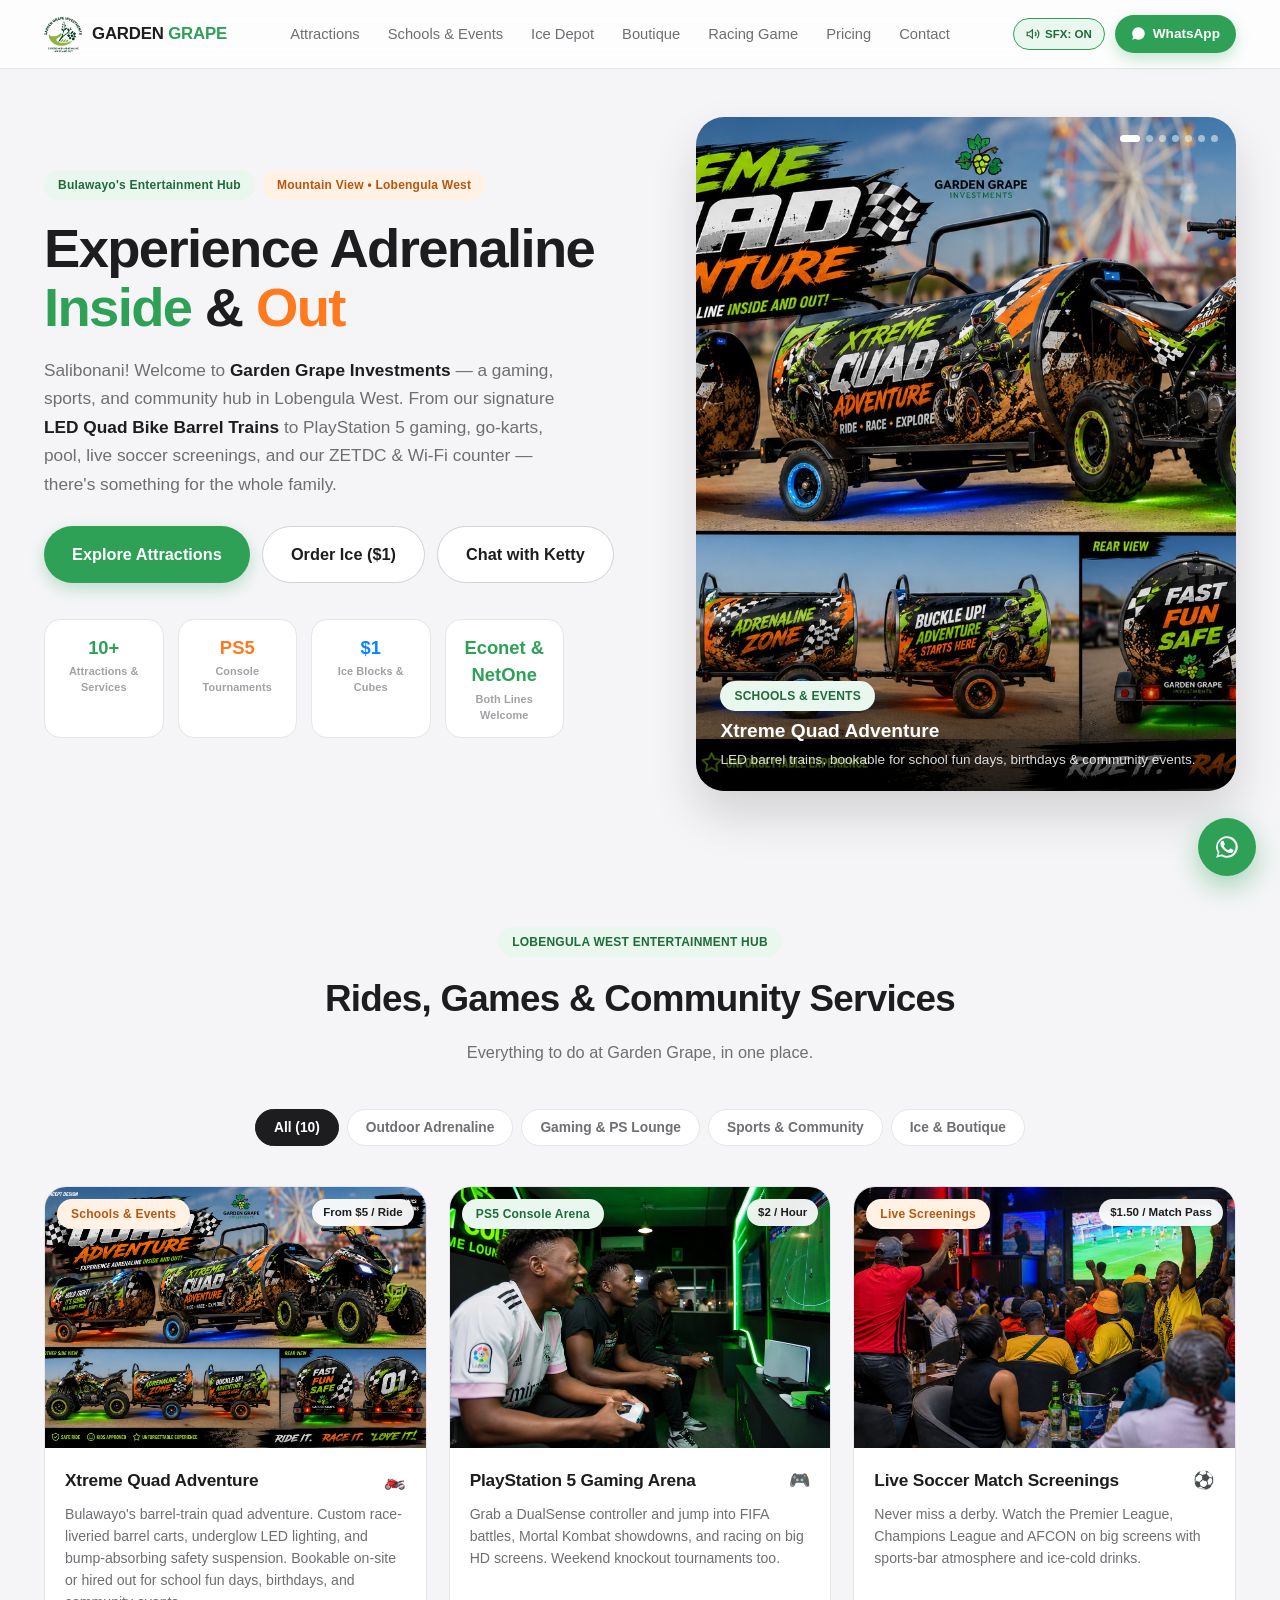
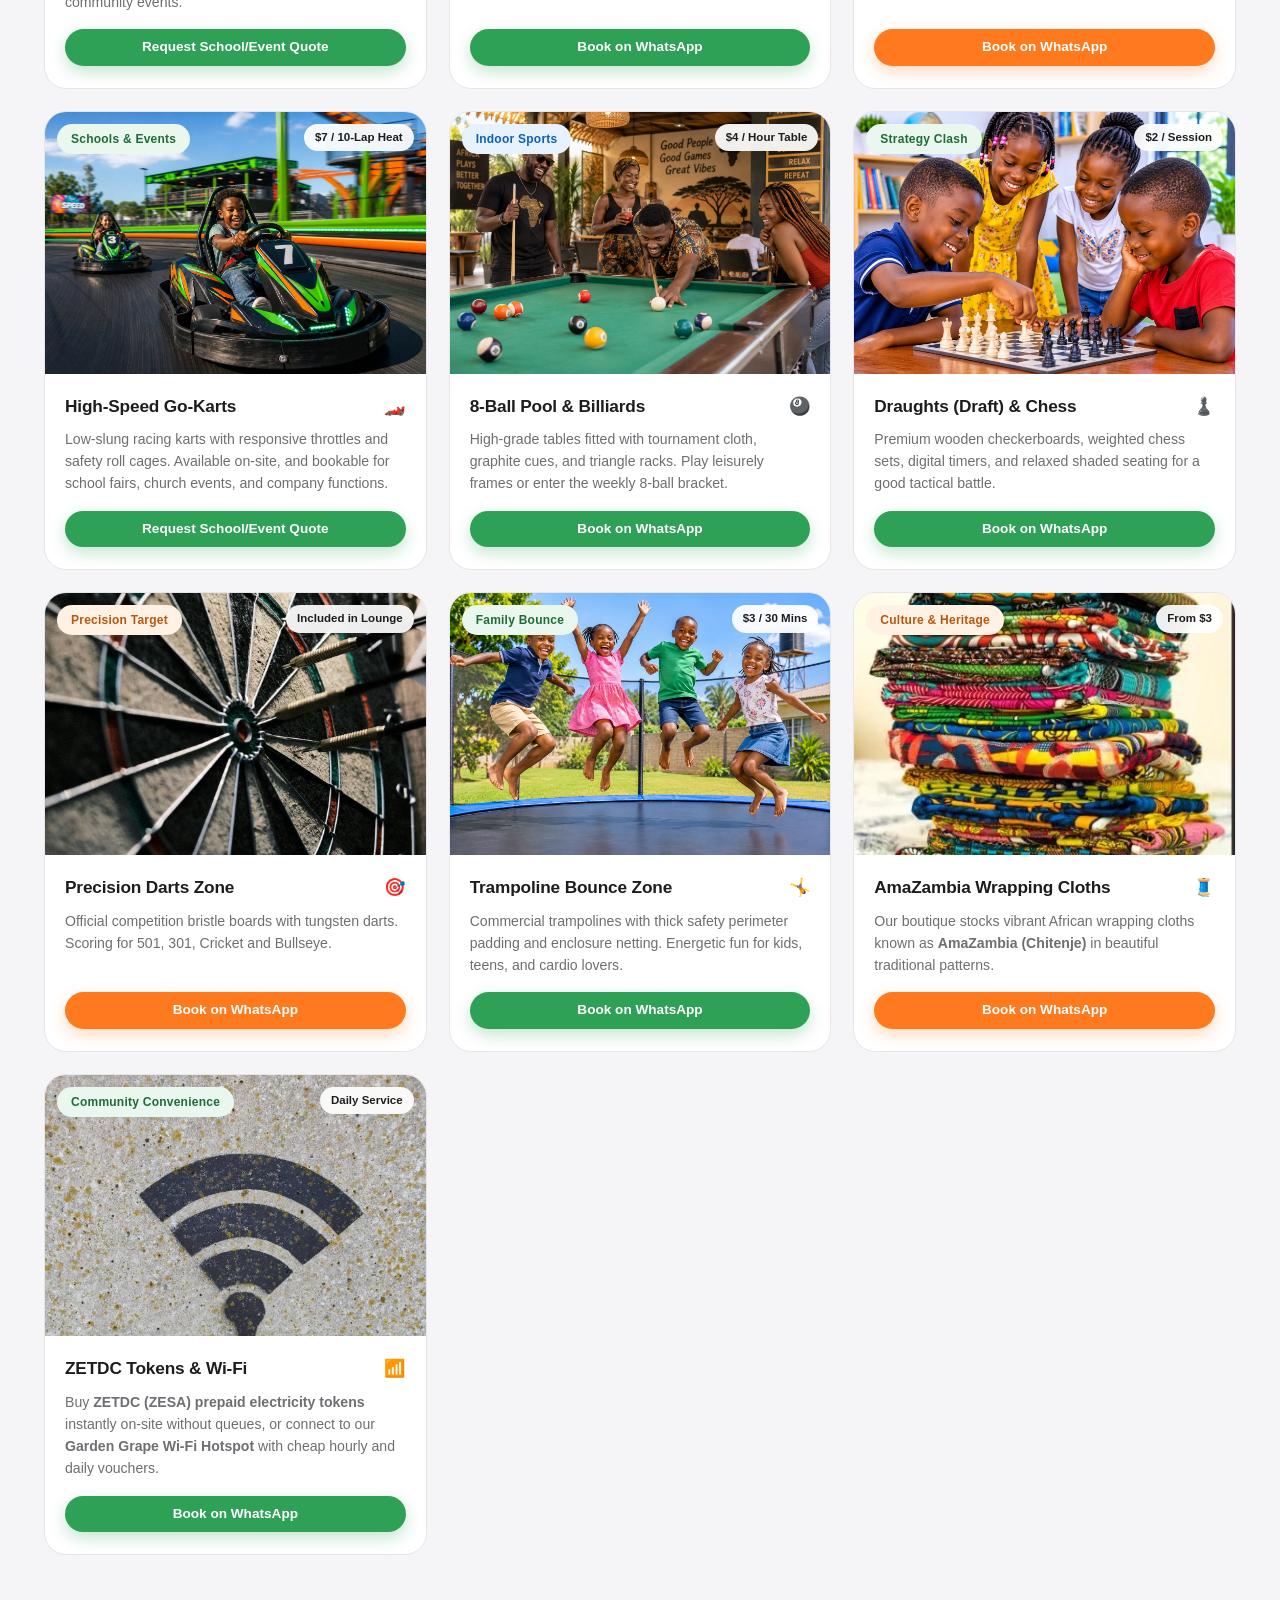
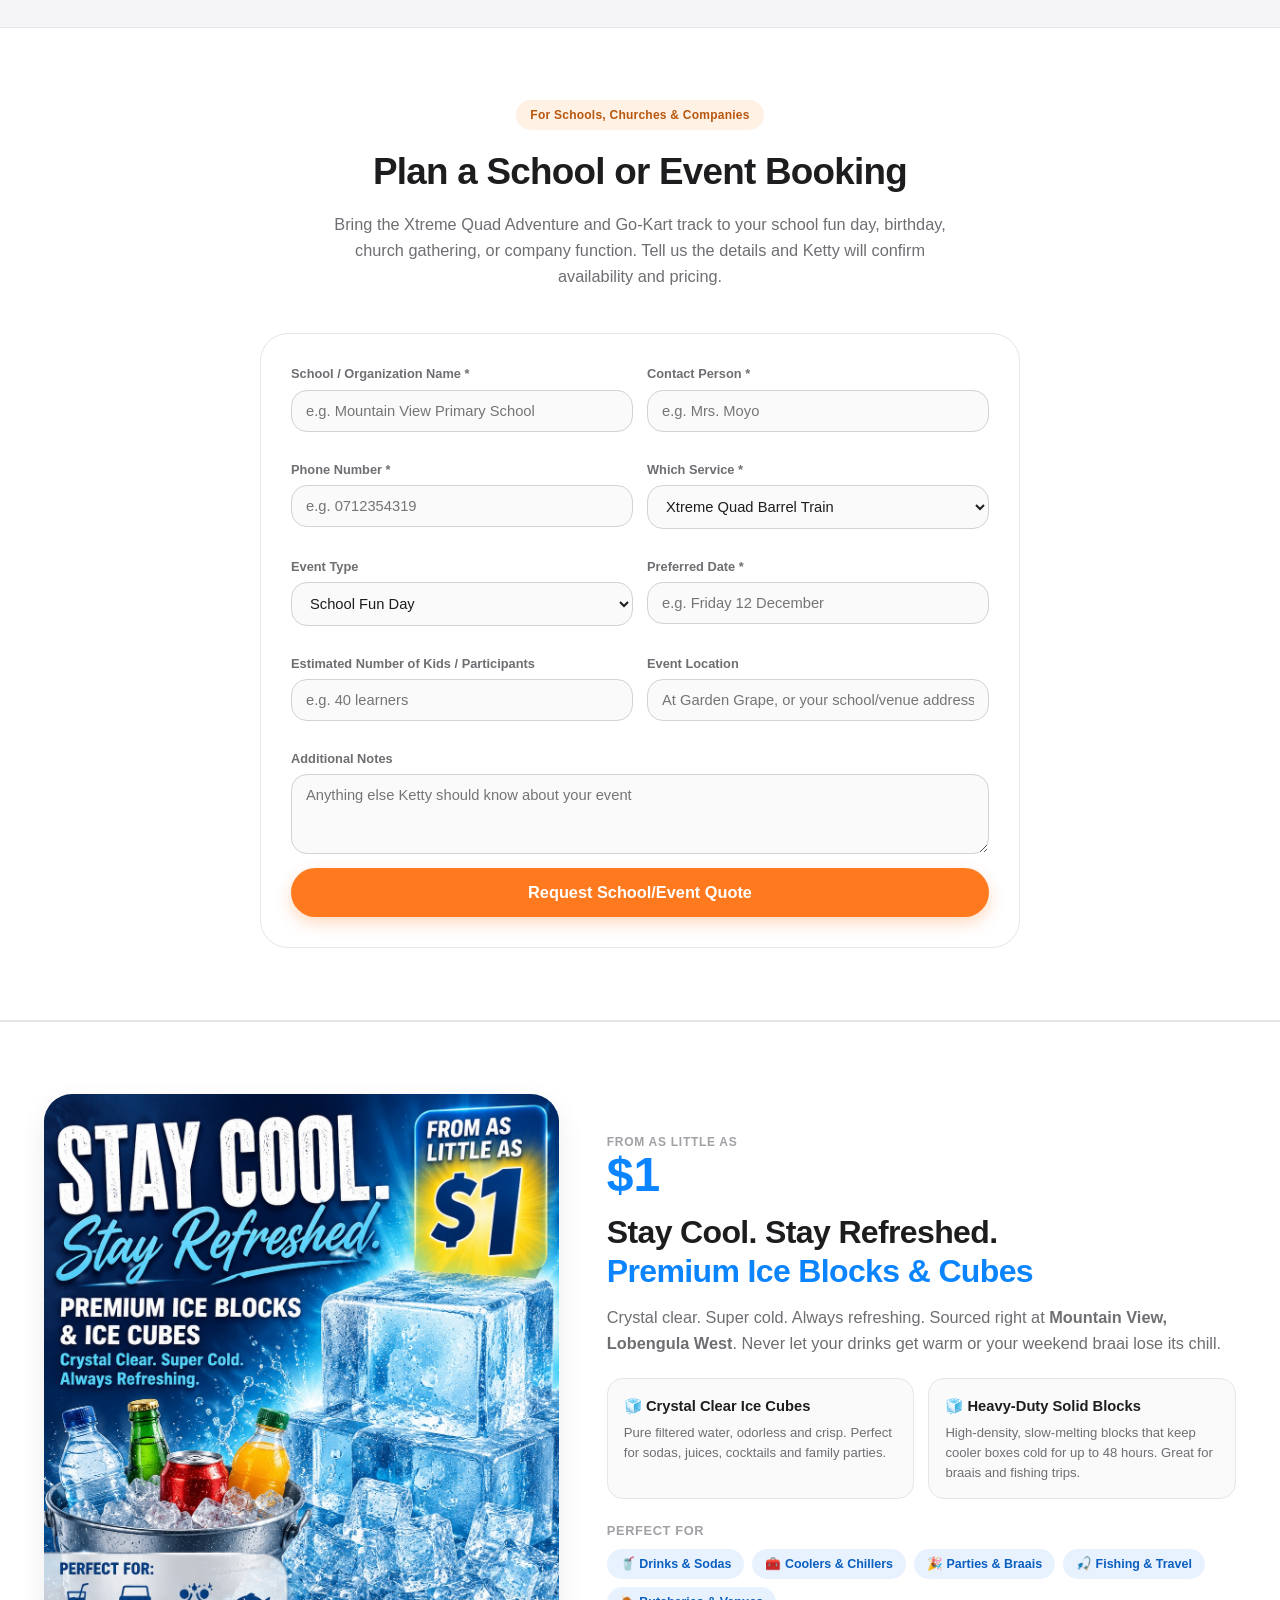
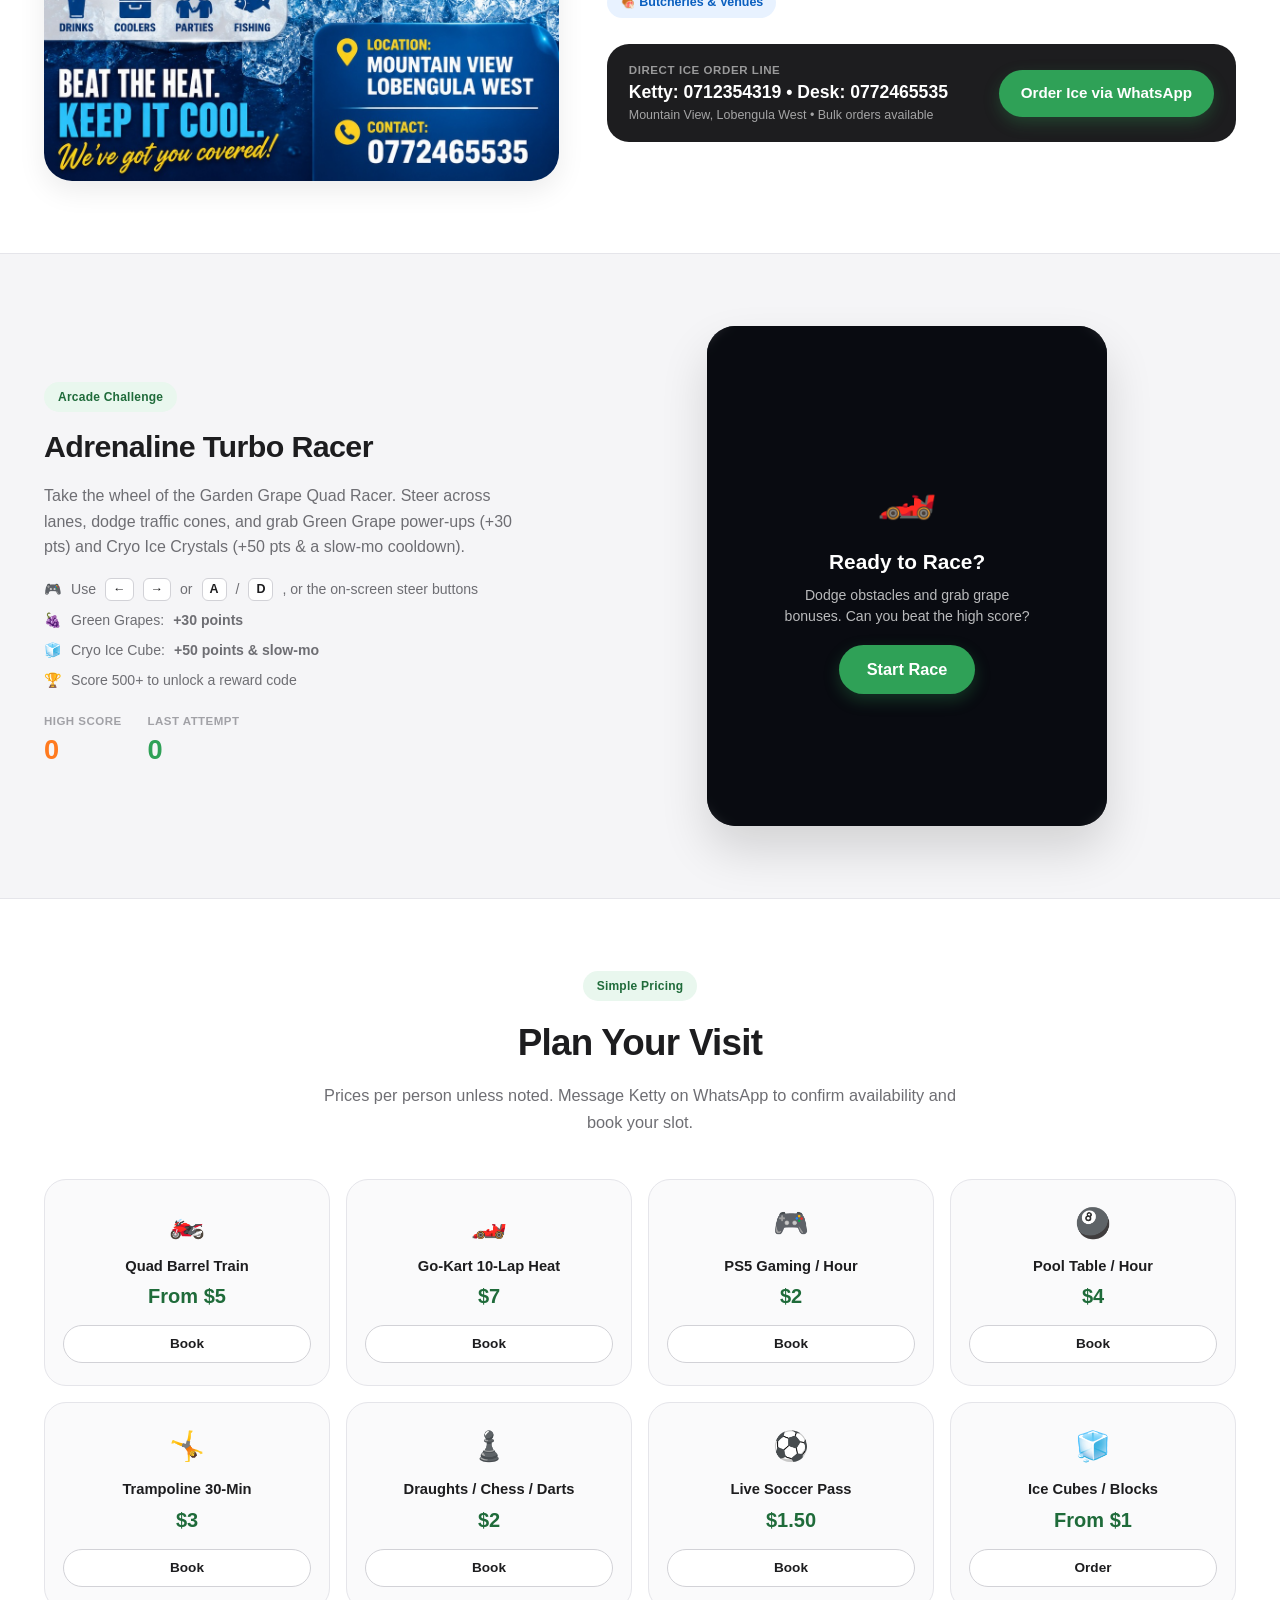
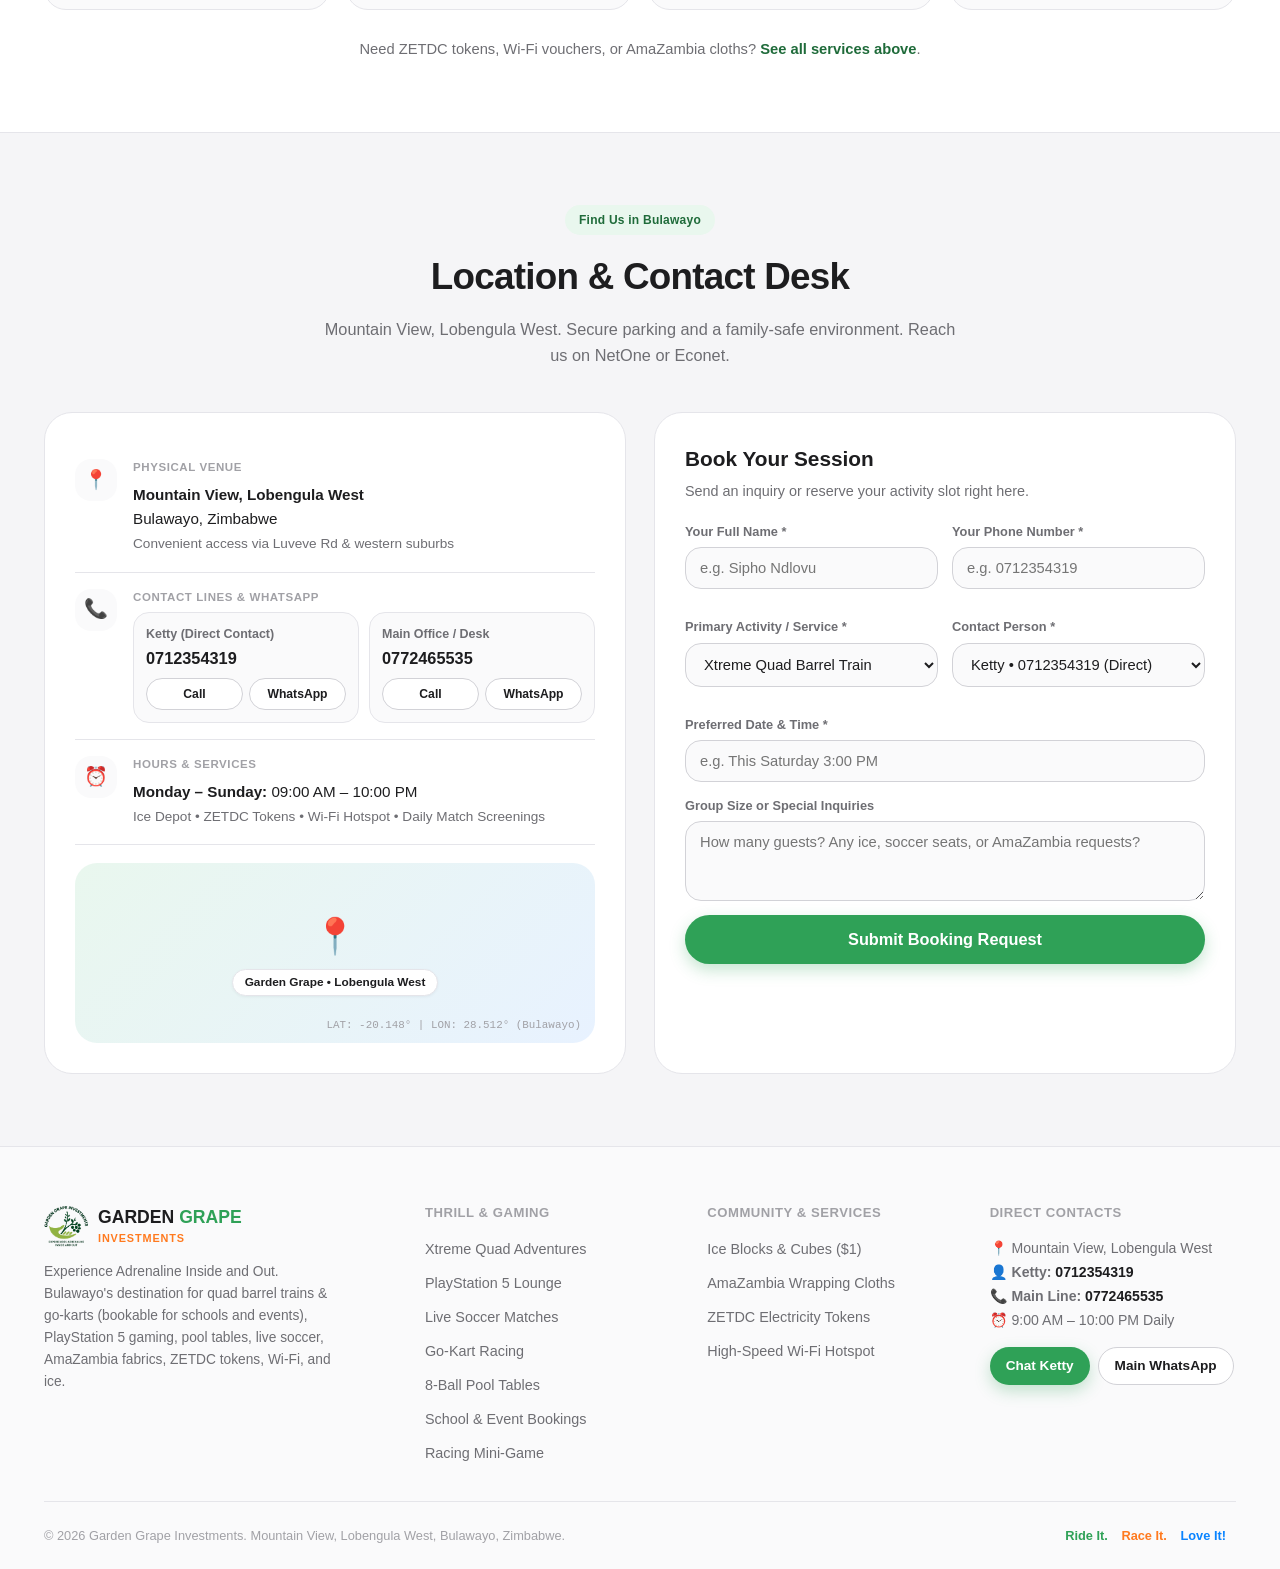
<file: index.html>
<!DOCTYPE html>
<html lang="en">
<head>
  <meta charset="UTF-8" />
  <meta name="viewport" content="width=device-width, initial-scale=1.0, viewport-fit=cover" />
  <title>Garden Grape Investments | Bulawayo's Entertainment Hub</title>
  <meta name="description" content="Bulawayo's entertainment hub in Mountain View, Lobengula West. Quad Bike Barrel Trains &amp; Go-Karts (bookable for schools &amp; events), PlayStation 5 Gaming, Live Soccer, Pool Tables, Draughts &amp; Chess, Darts, Trampolines, AmaZambia cloths, ZETDC electricity tokens, Wi-Fi hotspot, and Ice from $1. Contact Ketty: 0712354319 or 0772465535." />
  <meta name="theme-color" content="#F5F5F7" />
  <link rel="icon" href="images/logo-transparent.png" />
  <link rel="apple-touch-icon" href="images/logo-transparent.png" />
  <link rel="stylesheet" href="styles.css" />
</head>
<body>

  <!-- ================= NAVIGATION (single header) ================= -->
  <header class="header-nav" id="headerNav">
    <div class="container nav-container">
      <a href="#" class="brand-logo-wrap">
        <img src="images/logo-transparent.png" alt="Garden Grape Investments Logo" class="brand-logo-img" />
        <span class="brand-title">GARDEN <span>GRAPE</span></span>
      </a>

      <nav>
        <ul class="nav-menu" id="navMenu">
          <li><a href="#attractions" class="nav-link">Attractions</a></li>
          <li><a href="#school-events" class="nav-link">Schools &amp; Events</a></li>
          <li><a href="#ice-depot" class="nav-link">Ice Depot</a></li>
          <li><a href="#boutique" class="nav-link">Boutique</a></li>
          <li><a href="#arcade-game" class="nav-link">Racing Game</a></li>
          <li><a href="#pricing" class="nav-link">Pricing</a></li>
          <li><a href="#location" class="nav-link">Contact</a></li>
        </ul>
      </nav>

      <div class="nav-actions">
        <button id="soundToggleBtn" class="sound-toggle-btn active" title="Toggle game sound effects">
          <svg width="14" height="14" viewBox="0 0 24 24" fill="none" stroke="currentColor" stroke-width="2"><polygon points="11 5 6 9 2 9 2 15 6 15 11 19 11 5"></polygon><path d="M19.07 4.93a10 10 0 0 1 0 14.14M15.54 8.46a5 5 0 0 1 0 7.07"></path></svg>
          <span>SFX: ON</span>
        </button>
        <a href="https://wa.me/263712354319?text=Hello%20Ketty!%20I%20would%20like%20to%20book%20an%20activity%20or%20order%20ice%20at%20Garden%20Grape." target="_blank" rel="noopener noreferrer" class="nav-whatsapp-btn">
          <svg width="15" height="15" viewBox="0 0 24 24" fill="currentColor"><path d="M17.472 14.382c-.301-.15-1.782-.879-2.057-.98-.275-.1-.475-.15-.675.15-.2.301-.775.98-.95 1.18-.175.2-.35.225-.65.075s-1.267-.467-2.413-1.49c-.892-.795-1.494-1.776-1.669-2.076-.175-.3-.019-.462.131-.612.136-.135.301-.353.451-.53.15-.175.2-.3.3-.5.1-.2.05-.375-.025-.525-.075-.15-.675-1.627-.925-2.228-.243-.585-.49-.506-.675-.516-.175-.008-.374-.01-.574-.01-.2 0-.524.075-.799.375-.275.3-1.05 1.026-1.05 2.503 0 1.476 1.075 2.903 1.224 3.103.15.2 2.1 3.209 5.093 4.5.712.307 1.267.49 1.7.627.714.227 1.364.195 1.878.118.573-.086 1.765-.722 2.014-1.42.25-.697.25-1.295.175-1.42-.075-.125-.274-.2-.574-.35z"></path><path d="M12 2a10 10 0 0 0-8.51 15.29L2 22l4.79-1.44A10 10 0 1 0 12 2z"></path></svg>
          <span>WhatsApp</span>
        </a>
        <button class="mobile-toggle" id="mobileToggle" aria-label="Toggle Menu">
          <span></span><span></span><span></span>
        </button>
      </div>
    </div>
  </header>

  <main>
    <!-- ================= HERO SECTION ================= -->
    <section class="hero-section">
      <div class="container">
        <div class="hero-grid">
          <div class="hero-left">
            <div class="hero-badge-row">
              <span class="badge badge-green">Bulawayo's Entertainment Hub</span>
              <span class="badge badge-orange">Mountain View &bull; Lobengula West</span>
            </div>

            <h1 class="hero-headline">
              Experience Adrenaline <span class="accent-green">Inside</span> &amp; <span class="accent-orange">Out</span>
            </h1>

            <p class="hero-subheadline">
              Salibonani! Welcome to <strong>Garden Grape Investments</strong> &mdash; a gaming, sports, and community hub in Lobengula West. From our signature <strong>LED Quad Bike Barrel Trains</strong> to PlayStation 5 gaming, go-karts, pool, live soccer screenings, and our ZETDC &amp; Wi-Fi counter &mdash; there's something for the whole family.
            </p>

            <div class="hero-cta-group">
              <a href="#attractions" class="btn btn-primary btn-lg">Explore Attractions</a>
              <a href="#ice-depot" class="btn btn-outline btn-lg">Order Ice ($1)</a>
              <a href="https://wa.me/263712354319?text=Hello%20Ketty!%20I%20want%20to%20inquire%20about%20Garden%20Grape." target="_blank" class="btn btn-outline btn-lg">Chat with Ketty</a>
            </div>

            <div class="hero-stats-strip">
              <div class="stat-item">
                <div class="stat-number green">10+</div>
                <div class="stat-label">Attractions &amp; Services</div>
              </div>
              <div class="stat-item">
                <div class="stat-number orange">PS5</div>
                <div class="stat-label">Console Tournaments</div>
              </div>
              <div class="stat-item">
                <div class="stat-number blue">$1</div>
                <div class="stat-label">Ice Blocks &amp; Cubes</div>
              </div>
              <div class="stat-item">
                <div class="stat-number green">Econet &amp; NetOne</div>
                <div class="stat-label">Both Lines Welcome</div>
              </div>
            </div>
          </div>

          <!-- Hero Right: Showcase Carousel -->
          <div class="hero-right">
            <div class="hero-showcase-box">
              <div class="hero-carousel-slider" id="heroSlider">
                <div class="hero-slide active">
                  <img src="images/quad-adventure.jpg" alt="Xtreme Quad Adventure barrel train" />
                  <div class="hero-slide-overlay">
                    <span class="badge badge-green" style="width: fit-content; margin-bottom: 6px;">SCHOOLS &amp; EVENTS</span>
                    <h3 class="slide-caption-title">Xtreme Quad Adventure</h3>
                    <p class="slide-caption-desc">LED barrel trains, bookable for school fun days, birthdays &amp; community events.</p>
                  </div>
                </div>
                <div class="hero-slide">
                  <img src="images/ps-gaming.jpg" alt="PlayStation 5 gaming lounge" />
                  <div class="hero-slide-overlay">
                    <span class="badge badge-green" style="width: fit-content; margin-bottom: 6px;">CONSOLE GAMING</span>
                    <h3 class="slide-caption-title">PlayStation 5 Lounge</h3>
                    <p class="slide-caption-desc">FIFA / EA Sports FC and racing on big screens.</p>
                  </div>
                </div>
                <div class="hero-slide">
                  <img src="images/live-soccer.jpg" alt="Live soccer match screening" />
                  <div class="hero-slide-overlay">
                    <span class="badge badge-orange" style="width: fit-content; margin-bottom: 6px;">MATCHDAY</span>
                    <h3 class="slide-caption-title">Live Soccer Screenings</h3>
                    <p class="slide-caption-desc">Premier League, UCL &amp; AFCON live with cold drinks.</p>
                  </div>
                </div>
                <div class="hero-slide">
                  <img src="images/go-karts.jpg" alt="Go-kart racing track" />
                  <div class="hero-slide-overlay">
                    <span class="badge badge-green" style="width: fit-content; margin-bottom: 6px;">SCHOOLS &amp; EVENTS</span>
                    <h3 class="slide-caption-title">Go-Kart Racing</h3>
                    <p class="slide-caption-desc">Bookable for school fairs, church events &amp; company functions.</p>
                  </div>
                </div>
                <div class="hero-slide">
                  <img src="images/pool-billiards-friends.webp" alt="Friends playing pool and billiards" />
                  <div class="hero-slide-overlay">
                    <span class="badge badge-blue" style="width: fit-content; margin-bottom: 6px;">INDOOR SPORTS</span>
                    <h3 class="slide-caption-title">Pool &amp; Billiards</h3>
                    <p class="slide-caption-desc">Tournament tables, cues, and a relaxed vibe.</p>
                  </div>
                </div>
                <div class="hero-slide">
                  <img src="images/ice-flier.jpg" alt="Garden Grape ice blocks and cubes" />
                  <div class="hero-slide-overlay">
                    <span class="badge badge-blue" style="width: fit-content; margin-bottom: 6px;">STAY REFRESHED</span>
                    <h3 class="slide-caption-title">Premium Ice Depot</h3>
                    <p class="slide-caption-desc">Cubes &amp; blocks from as little as $1.</p>
                  </div>
                </div>
                <div class="hero-slide">
                  <img src="images/trampoline-kids.webp" alt="Kids jumping on the trampoline" />
                  <div class="hero-slide-overlay">
                    <span class="badge badge-green" style="width: fit-content; margin-bottom: 6px;">FAMILY BOUNCE</span>
                    <h3 class="slide-caption-title">Trampoline Bounce Zone</h3>
                    <p class="slide-caption-desc">Energetic fun for kids, teens &amp; cardio lovers.</p>
                  </div>
                </div>
              </div>

              <div class="hero-slider-nav">
                <div class="slider-dot active" data-index="0"></div>
                <div class="slider-dot" data-index="1"></div>
                <div class="slider-dot" data-index="2"></div>
                <div class="slider-dot" data-index="3"></div>
                <div class="slider-dot" data-index="4"></div>
                <div class="slider-dot" data-index="5"></div>
                <div class="slider-dot" data-index="6"></div>
              </div>
            </div>
          </div>
        </div>
      </div>
    </section>

    <!-- ================= ATTRACTIONS & GAMING GRID ================= -->
    <section id="attractions">
      <div class="container">
        <div class="section-header">
          <div class="section-tag"><span class="badge badge-green">LOBENGULA WEST ENTERTAINMENT HUB</span></div>
          <h2 class="section-title">Rides, Games &amp; Community Services</h2>
          <p class="section-subtitle">Everything to do at Garden Grape, in one place.</p>
        </div>

        <div class="filter-tabs-wrap">
          <button class="filter-tab active" data-filter="all">All (10)</button>
          <button class="filter-tab" data-filter="outdoor">Outdoor Adrenaline</button>
          <button class="filter-tab" data-filter="gaming">Gaming &amp; PS Lounge</button>
          <button class="filter-tab" data-filter="community">Sports &amp; Community</button>
          <button class="filter-tab" data-filter="boutique">Ice &amp; Boutique</button>
        </div>

        <div class="attractions-grid">
          <!-- 1. Quad Adventure -->
          <article class="attraction-card" data-category="outdoor">
            <div class="card-media">
              <img src="images/quad-adventure.jpg" alt="Xtreme Quad Adventure barrel train" />
              <div class="card-badge-top"><span class="badge badge-orange">Schools &amp; Events</span></div>
              <div class="card-price-badge">From $5 / Ride</div>
            </div>
            <div class="card-body">
              <h3 class="card-title"><span>Xtreme Quad Adventure</span><span>🏍️</span></h3>
              <p class="card-desc">Bulawayo's barrel-train quad adventure. Custom race-liveried barrel carts, underglow LED lighting, and bump-absorbing safety suspension. Bookable on-site or hired out for school fun days, birthdays, and community events.</p>
              <div class="card-footer">
                <a href="#school-events" class="btn btn-primary btn-sm btn-block">Request School/Event Quote</a>
              </div>
            </div>
          </article>

          <!-- 2. PS5 Gaming -->
          <article class="attraction-card" data-category="gaming">
            <div class="card-media">
              <img src="images/ps-gaming.jpg" alt="PlayStation 5 console gaming in Bulawayo" />
              <div class="card-badge-top"><span class="badge badge-green">PS5 Console Arena</span></div>
              <div class="card-price-badge">$2 / Hour</div>
            </div>
            <div class="card-body">
              <h3 class="card-title"><span>PlayStation 5 Gaming Arena</span><span>🎮</span></h3>
              <p class="card-desc">Grab a DualSense controller and jump into FIFA battles, Mortal Kombat showdowns, and racing on big HD screens. Weekend knockout tournaments too.</p>
              <div class="card-footer">
                <a href="https://wa.me/263712354319?text=Hello%20Ketty!%20I%20want%20to%20book%20PlayStation%205%20Gaming." target="_blank" class="btn btn-primary btn-sm btn-block">Book on WhatsApp</a>
              </div>
            </div>
          </article>

          <!-- 3. Live Soccer -->
          <article class="attraction-card" data-category="community">
            <div class="card-media">
              <img src="images/live-soccer.jpg" alt="Live soccer matches screening on big screen" />
              <div class="card-badge-top"><span class="badge badge-orange">Live Screenings</span></div>
              <div class="card-price-badge">$1.50 / Match Pass</div>
            </div>
            <div class="card-body">
              <h3 class="card-title"><span>Live Soccer Match Screenings</span><span>⚽</span></h3>
              <p class="card-desc">Never miss a derby. Watch the Premier League, Champions League and AFCON on big screens with sports-bar atmosphere and ice-cold drinks.</p>
              <div class="card-footer">
                <a href="https://wa.me/263712354319?text=Hello%20Ketty!%20I%20want%20a%20Live%20Soccer%20Match%20Pass." target="_blank" class="btn btn-orange btn-sm btn-block">Book on WhatsApp</a>
              </div>
            </div>
          </article>

          <!-- 4. Go-Karts -->
          <article class="attraction-card" data-category="outdoor">
            <div class="card-media">
              <img src="images/go-karts.jpg" alt="High speed go-karts track" />
              <div class="card-badge-top"><span class="badge badge-green">Schools &amp; Events</span></div>
              <div class="card-price-badge">$7 / 10-Lap Heat</div>
            </div>
            <div class="card-body">
              <h3 class="card-title"><span>High-Speed Go-Karts</span><span>🏎️</span></h3>
              <p class="card-desc">Low-slung racing karts with responsive throttles and safety roll cages. Available on-site, and bookable for school fairs, church events, and company functions.</p>
              <div class="card-footer">
                <a href="#school-events" class="btn btn-primary btn-sm btn-block">Request School/Event Quote</a>
              </div>
            </div>
          </article>

          <!-- 5. Pool -->
          <article class="attraction-card" data-category="gaming">
            <div class="card-media">
              <img src="images/pool-billiards-friends.webp" alt="Friends playing pool and billiards at Garden Grape" />
              <div class="card-badge-top"><span class="badge badge-blue">Indoor Sports</span></div>
              <div class="card-price-badge">$4 / Hour Table</div>
            </div>
            <div class="card-body">
              <h3 class="card-title"><span>8-Ball Pool &amp; Billiards</span><span>🎱</span></h3>
              <p class="card-desc">High-grade tables fitted with tournament cloth, graphite cues, and triangle racks. Play leisurely frames or enter the weekly 8-ball bracket.</p>
              <div class="card-footer">
                <a href="https://wa.me/263712354319?text=Hello%20Ketty!%20I%20want%20to%20book%20a%20Pool%20Table." target="_blank" class="btn btn-primary btn-sm btn-block">Book on WhatsApp</a>
              </div>
            </div>
          </article>

          <!-- 6. Draughts & Chess -->
          <article class="attraction-card" data-category="gaming">
            <div class="card-media">
              <img src="images/chess-draughts-kids.webp" alt="Kids playing chess and draughts at Garden Grape" />
              <div class="card-badge-top"><span class="badge badge-green">Strategy Clash</span></div>
              <div class="card-price-badge">$2 / Session</div>
            </div>
            <div class="card-body">
              <h3 class="card-title"><span>Draughts (Draft) &amp; Chess</span><span>♟️</span></h3>
              <p class="card-desc">Premium wooden checkerboards, weighted chess sets, digital timers, and relaxed shaded seating for a good tactical battle.</p>
              <div class="card-footer">
                <a href="https://wa.me/263712354319?text=Hello%20Ketty!%20I%20want%20to%20join%20Draughts%2FChess." target="_blank" class="btn btn-primary btn-sm btn-block">Book on WhatsApp</a>
              </div>
            </div>
          </article>

          <!-- 7. Darts -->
          <article class="attraction-card" data-category="gaming">
            <div class="card-media">
              <img src="images/darts-board.jpg" alt="Championship darts board" />
              <div class="card-badge-top"><span class="badge badge-orange">Precision Target</span></div>
              <div class="card-price-badge">Included in Lounge</div>
            </div>
            <div class="card-body">
              <h3 class="card-title"><span>Precision Darts Zone</span><span>🎯</span></h3>
              <p class="card-desc">Official competition bristle boards with tungsten darts. Scoring for 501, 301, Cricket and Bullseye.</p>
              <div class="card-footer">
                <a href="https://wa.me/263712354319?text=Hello%20Ketty!%20I%20want%20to%20play%20Darts." target="_blank" class="btn btn-orange btn-sm btn-block">Book on WhatsApp</a>
              </div>
            </div>
          </article>

          <!-- 8. Trampoline -->
          <article class="attraction-card" data-category="outdoor">
            <div class="card-media">
              <img src="images/trampoline-kids.webp" alt="Kids jumping on the trampoline at Garden Grape" />
              <div class="card-badge-top"><span class="badge badge-green">Family Bounce</span></div>
              <div class="card-price-badge">$3 / 30 Mins</div>
            </div>
            <div class="card-body">
              <h3 class="card-title"><span>Trampoline Bounce Zone</span><span>🤸</span></h3>
              <p class="card-desc">Commercial trampolines with thick safety perimeter padding and enclosure netting. Energetic fun for kids, teens, and cardio lovers.</p>
              <div class="card-footer">
                <a href="https://wa.me/263712354319?text=Hello%20Ketty!%20I%20want%20to%20book%20the%20Trampoline." target="_blank" class="btn btn-primary btn-sm btn-block">Book on WhatsApp</a>
              </div>
            </div>
          </article>

          <!-- 9. Boutique -->
          <article class="attraction-card" id="boutique" data-category="boutique">
            <div class="card-media">
              <img src="images/amazambia-fabrics.webp" alt="Stack of AmaZambia African print wrapping cloths" />
              <div class="card-badge-top"><span class="badge badge-orange">Culture &amp; Heritage</span></div>
              <div class="card-price-badge">From $3</div>
            </div>
            <div class="card-body">
              <h3 class="card-title"><span>AmaZambia Wrapping Cloths</span><span>🧵</span></h3>
              <p class="card-desc">Our boutique stocks vibrant African wrapping cloths known as <strong>AmaZambia (Chitenje)</strong> in beautiful traditional patterns.</p>
              <div class="card-footer">
                <a href="https://wa.me/263712354319?text=Hello%20Ketty!%20I%20want%20AmaZambia%20Cloths." target="_blank" class="btn btn-orange btn-sm btn-block">Book on WhatsApp</a>
              </div>
            </div>
          </article>

          <!-- 10. ZETDC & WiFi -->
          <article class="attraction-card" id="community-services" data-category="community">
            <div class="card-media">
              <img src="images/wifi-icon.jpg" alt="Garden Grape Wi-Fi Hotspot" style="object-position: top;" />
              <div class="card-badge-top"><span class="badge badge-green">Community Convenience</span></div>
              <div class="card-price-badge">Daily Service</div>
            </div>
            <div class="card-body">
              <h3 class="card-title"><span>ZETDC Tokens &amp; Wi-Fi</span><span>📶</span></h3>
              <p class="card-desc">Buy <strong>ZETDC (ZESA) prepaid electricity tokens</strong> instantly on-site without queues, or connect to our <strong>Garden Grape Wi-Fi Hotspot</strong> with cheap hourly and daily vouchers.</p>
              <div class="card-footer">
                <a href="https://wa.me/263712354319?text=Hello%20Ketty!%20I%20need%20to%20buy%20ZETDC%20tokens%20or%20a%20Wi-Fi%20voucher." target="_blank" class="btn btn-primary btn-sm btn-block">Book on WhatsApp</a>
              </div>
            </div>
          </article>
        </div>
      </div>
    </section>

    <!-- ================= SCHOOL & EVENT BOOKINGS ================= -->
    <section class="event-booking-section" id="school-events">
      <div class="container">
        <div class="section-header">
          <div class="section-tag"><span class="badge badge-orange">For Schools, Churches &amp; Companies</span></div>
          <h2 class="section-title">Plan a School or Event Booking</h2>
          <p class="section-subtitle">Bring the Xtreme Quad Adventure and Go-Kart track to your school fun day, birthday, church gathering, or company function. Tell us the details and Ketty will confirm availability and pricing.</p>
        </div>

        <div class="form-card event-form-card">
          <form id="eventBookingForm" class="booking-form">
            <div class="form-row">
              <div class="form-group">
                <label for="evOrg">School / Organization Name *</label>
                <input type="text" id="evOrg" class="form-input" placeholder="e.g. Mountain View Primary School" required />
              </div>
              <div class="form-group">
                <label for="evContactName">Contact Person *</label>
                <input type="text" id="evContactName" class="form-input" placeholder="e.g. Mrs. Moyo" required />
              </div>
            </div>

            <div class="form-row">
              <div class="form-group">
                <label for="evPhone">Phone Number *</label>
                <input type="tel" id="evPhone" class="form-input" placeholder="e.g. 0712354319" required />
              </div>
              <div class="form-group">
                <label for="evService">Which Service *</label>
                <select id="evService" class="form-select">
                  <option value="Xtreme Quad Barrel Train">Xtreme Quad Barrel Train</option>
                  <option value="Go-Kart Track">Go-Kart Track</option>
                  <option value="Both Quad & Go-Karts">Both Quad &amp; Go-Karts</option>
                </select>
              </div>
            </div>

            <div class="form-row">
              <div class="form-group">
                <label for="evType">Event Type</label>
                <select id="evType" class="form-select">
                  <option value="School Fun Day">School Fun Day</option>
                  <option value="Birthday Party">Birthday Party</option>
                  <option value="Church / Community Event">Church / Community Event</option>
                  <option value="Company Function">Company Function</option>
                  <option value="Other">Other</option>
                </select>
              </div>
              <div class="form-group">
                <label for="evDate">Preferred Date *</label>
                <input type="text" id="evDate" class="form-input" placeholder="e.g. Friday 12 December" required />
              </div>
            </div>

            <div class="form-row">
              <div class="form-group">
                <label for="evCount">Estimated Number of Kids / Participants</label>
                <input type="text" id="evCount" class="form-input" placeholder="e.g. 40 learners" />
              </div>
              <div class="form-group">
                <label for="evLocation">Event Location</label>
                <input type="text" id="evLocation" class="form-input" placeholder="At Garden Grape, or your school/venue address" />
              </div>
            </div>

            <div class="form-group">
              <label for="evNotes">Additional Notes</label>
              <textarea id="evNotes" class="form-textarea" placeholder="Anything else Ketty should know about your event"></textarea>
            </div>

            <button type="submit" class="btn btn-orange btn-lg btn-block">Request School/Event Quote</button>
          </form>
        </div>
      </div>
    </section>

    <!-- ================= ICE DEPOT ================= -->
    <section class="ice-depot-section" id="ice-depot">
      <div class="container">
        <div class="ice-box-container">
          <div class="ice-poster-wrapper">
            <img src="images/ice-flier.jpg" alt="Stay cool, stay refreshed — premium ice blocks and cubes" />
          </div>

          <div class="ice-info-column">
            <div class="ice-price-callout">
              <span>FROM AS LITTLE AS</span>
              <span class="price-big">$1</span>
            </div>

            <h2 class="ice-heading">Stay Cool. Stay Refreshed. <br /><span class="accent-blue">Premium Ice Blocks &amp; Cubes</span></h2>

            <p style="color: var(--text-secondary); font-size: 1.02rem; line-height: 1.6;">
              Crystal clear. Super cold. Always refreshing. Sourced right at <strong>Mountain View, Lobengula West</strong>. Never let your drinks get warm or your weekend braai lose its chill.
            </p>

            <div class="ice-features-grid">
              <div class="ice-card">
                <h4>🧊 Crystal Clear Ice Cubes</h4>
                <p>Pure filtered water, odorless and crisp. Perfect for sodas, juices, cocktails and family parties.</p>
              </div>
              <div class="ice-card">
                <h4>🧊 Heavy-Duty Solid Blocks</h4>
                <p>High-density, slow-melting blocks that keep cooler boxes cold for up to 48 hours. Great for braais and fishing trips.</p>
              </div>
            </div>

            <div>
              <div style="font-size: 0.8rem; font-weight: 700; color: var(--text-tertiary); letter-spacing: 0.05em; text-transform: uppercase; margin-bottom: 8px;">Perfect for</div>
              <div class="ice-use-cases">
                <span class="use-case-pill">🥤 Drinks &amp; Sodas</span>
                <span class="use-case-pill">🧰 Coolers &amp; Chillers</span>
                <span class="use-case-pill">🎉 Parties &amp; Braais</span>
                <span class="use-case-pill">🎣 Fishing &amp; Travel</span>
                <span class="use-case-pill">🍖 Butcheries &amp; Venues</span>
              </div>
            </div>

            <div class="ice-contact-card">
              <div>
                <div class="label">Direct Ice Order Line</div>
                <div class="value">Ketty: 0712354319 &bull; Desk: 0772465535</div>
                <div class="sub">Mountain View, Lobengula West &bull; Bulk orders available</div>
              </div>
              <a href="https://wa.me/263712354319?text=Hello%20Ketty!%20I%20would%20like%20to%20order%20Ice%20(Blocks%20%2F%20Cubes)%20from%20Lobengula%20West." target="_blank" class="btn btn-primary">Order Ice via WhatsApp</a>
            </div>
          </div>
        </div>
      </div>
    </section>

    <!-- ================= RACING GAME ================= -->
    <section class="arcade-section" id="arcade-game">
      <div class="container">
        <div class="arcade-wrapper">
          <div class="arcade-info">
            <div class="badge badge-green">Arcade Challenge</div>
            <h3>Adrenaline Turbo Racer</h3>
            <p>Take the wheel of the Garden Grape Quad Racer. Steer across lanes, dodge traffic cones, and grab Green Grape power-ups (+30 pts) and Cryo Ice Crystals (+50 pts &amp; a slow-mo cooldown).</p>
            <ul class="arcade-rules">
              <li><span>🎮</span> Use <span class="key">&larr;</span> <span class="key">&rarr;</span> or <span class="key">A</span>/<span class="key">D</span>, or the on-screen steer buttons</li>
              <li><span>🍇</span> Green Grapes: <strong>+30 points</strong></li>
              <li><span>🧊</span> Cryo Ice Cube: <strong>+50 points &amp; slow-mo</strong></li>
              <li><span>🏆</span> Score 500+ to unlock a reward code</li>
            </ul>

            <div class="score-strip">
              <div class="score-block">
                <div class="score-label">High Score</div>
                <div class="score-value orange" id="highScoreEl">0</div>
              </div>
              <div class="score-block">
                <div class="score-label">Last Attempt</div>
                <div class="score-value green" id="liveScoreEl">0</div>
              </div>
            </div>
          </div>

          <div>
            <div class="game-canvas-container">
              <canvas id="arcadeCanvas"></canvas>

              <div class="game-overlay" id="gameStartOverlay">
                <div style="font-size: 3rem; margin-bottom: 10px;">🏎️</div>
                <h4>Ready to Race?</h4>
                <p>Dodge obstacles and grab grape bonuses. Can you beat the high score?</p>
                <button class="btn btn-primary btn-lg" id="startGameBtn">Start Race</button>
              </div>

              <div class="game-overlay hidden" id="gameOverOverlay">
                <div style="font-size: 3rem; margin-bottom: 6px;">💥</div>
                <h4>Race Finished!</h4>
                <p>You scored: <strong id="finalScoreEl" style="color:#fff;">0</strong> points</p>

                <div id="promoUnlockBox" style="display: none; background: rgba(47,161,87,0.18); border: 1px solid rgba(47,161,87,0.4); border-radius: 10px; padding: 12px; margin-bottom: 16px;">
                  <div style="font-size: 0.8rem; color: #6FE39A; font-weight: 800;">🏆 Reward unlocked: 10% off!</div>
                  <div style="font-size: 1.1rem; font-weight: 900; color: #fff; letter-spacing: 0.08em; margin: 4px 0;">CODE: ADRENALINE10</div>
                  <div style="font-size: 0.75rem; color: rgba(255,255,255,0.6);">Mention this code to Ketty on WhatsApp or at the desk.</div>
                </div>

                <button class="btn btn-primary" id="restartGameBtn">Play Again</button>
              </div>
            </div>

            <div class="touch-controls" id="touchControls">
              <button class="touch-btn" id="touchLeft">&larr; Steer Left</button>
              <button class="touch-btn" id="touchRight">Steer Right &rarr;</button>
            </div>
          </div>
        </div>
      </div>
    </section>

    <!-- ================= PRICING (static, no calculator) ================= -->
    <section class="pricing-section" id="pricing">
      <div class="container">
        <div class="section-header">
          <div class="section-tag"><span class="badge badge-green">Simple Pricing</span></div>
          <h2 class="section-title">Plan Your Visit</h2>
          <p class="section-subtitle">Prices per person unless noted. Message Ketty on WhatsApp to confirm availability and book your slot.</p>
        </div>

        <div class="pricing-grid">
          <div class="price-card">
            <div class="price-icon">🏍️</div>
            <div class="price-name">Quad Barrel Train</div>
            <div class="price-amount">From $5</div>
            <a href="https://wa.me/263712354319?text=Hello%20Ketty!%20I%20want%20to%20book%20the%20Quad%20Barrel%20Train." target="_blank" class="btn btn-outline btn-sm">Book</a>
          </div>
          <div class="price-card">
            <div class="price-icon">🏎️</div>
            <div class="price-name">Go-Kart 10-Lap Heat</div>
            <div class="price-amount">$7</div>
            <a href="https://wa.me/263712354319?text=Hello%20Ketty!%20I%20want%20to%20book%20Go-Karts." target="_blank" class="btn btn-outline btn-sm">Book</a>
          </div>
          <div class="price-card">
            <div class="price-icon">🎮</div>
            <div class="price-name">PS5 Gaming / Hour</div>
            <div class="price-amount">$2</div>
            <a href="https://wa.me/263712354319?text=Hello%20Ketty!%20I%20want%20to%20book%20PS5%20Gaming." target="_blank" class="btn btn-outline btn-sm">Book</a>
          </div>
          <div class="price-card">
            <div class="price-icon">🎱</div>
            <div class="price-name">Pool Table / Hour</div>
            <div class="price-amount">$4</div>
            <a href="https://wa.me/263712354319?text=Hello%20Ketty!%20I%20want%20to%20book%20a%20Pool%20Table." target="_blank" class="btn btn-outline btn-sm">Book</a>
          </div>
          <div class="price-card">
            <div class="price-icon">🤸</div>
            <div class="price-name">Trampoline 30-Min</div>
            <div class="price-amount">$3</div>
            <a href="https://wa.me/263712354319?text=Hello%20Ketty!%20I%20want%20to%20book%20the%20Trampoline." target="_blank" class="btn btn-outline btn-sm">Book</a>
          </div>
          <div class="price-card">
            <div class="price-icon">♟️</div>
            <div class="price-name">Draughts / Chess / Darts</div>
            <div class="price-amount">$2</div>
            <a href="https://wa.me/263712354319?text=Hello%20Ketty!%20I%20want%20to%20join%20Draughts%2FChess%2FDarts." target="_blank" class="btn btn-outline btn-sm">Book</a>
          </div>
          <div class="price-card">
            <div class="price-icon">⚽</div>
            <div class="price-name">Live Soccer Pass</div>
            <div class="price-amount">$1.50</div>
            <a href="https://wa.me/263712354319?text=Hello%20Ketty!%20I%20want%20a%20Live%20Soccer%20Match%20Pass." target="_blank" class="btn btn-outline btn-sm">Book</a>
          </div>
          <div class="price-card">
            <div class="price-icon">🧊</div>
            <div class="price-name">Ice Cubes / Blocks</div>
            <div class="price-amount">From $1</div>
            <a href="https://wa.me/263712354319?text=Hello%20Ketty!%20I%20want%20to%20order%20Ice." target="_blank" class="btn btn-outline btn-sm">Order</a>
          </div>
        </div>

        <p class="pricing-note">Need ZETDC tokens, Wi-Fi vouchers, or AmaZambia cloths? <a href="#attractions" style="color: var(--green-dark); font-weight: 700;">See all services above</a>.</p>
      </div>
    </section>

    <!-- ================= LOCATION & CONTACT ================= -->
    <section id="location">
      <div class="container">
        <div class="section-header">
          <div class="section-tag"><span class="badge badge-green">Find Us in Bulawayo</span></div>
          <h2 class="section-title">Location &amp; Contact Desk</h2>
          <p class="section-subtitle">Mountain View, Lobengula West. Secure parking and a family-safe environment. Reach us on NetOne or Econet.</p>
        </div>

        <div class="contact-layout">
          <div class="location-card">
            <div class="info-block">
              <div class="info-icon">📍</div>
              <div class="info-text">
                <h4>Physical Venue</h4>
                <p>
                  <strong>Mountain View, Lobengula West</strong><br />
                  Bulawayo, Zimbabwe<br />
                  <span class="hint">Convenient access via Luveve Rd &amp; western suburbs</span>
                </p>
              </div>
            </div>

            <div class="info-block">
              <div class="info-icon">📞</div>
              <div class="info-text" style="width: 100%;">
                <h4>Contact Lines &amp; WhatsApp</h4>
                <div class="contacts-dual-grid">
                  <div class="contact-person-card">
                    <div class="contact-person-name">Ketty (Direct Contact)</div>
                    <div class="contact-person-num">0712354319</div>
                    <div class="contact-chip-btns">
                      <a href="tel:0712354319" class="chip-btn">Call</a>
                      <a href="https://wa.me/263712354319?text=Hello%20Ketty!%20I%20am%20inquiring%20about%20Garden%20Grape." target="_blank" class="chip-btn">WhatsApp</a>
                    </div>
                  </div>
                  <div class="contact-person-card">
                    <div class="contact-person-name">Main Office / Desk</div>
                    <div class="contact-person-num">0772465535</div>
                    <div class="contact-chip-btns">
                      <a href="tel:0772465535" class="chip-btn">Call</a>
                      <a href="https://wa.me/263772465535?text=Hello%20Garden%20Grape!" target="_blank" class="chip-btn">WhatsApp</a>
                    </div>
                  </div>
                </div>
              </div>
            </div>

            <div class="info-block">
              <div class="info-icon">⏰</div>
              <div class="info-text">
                <h4>Hours &amp; Services</h4>
                <p>
                  <strong>Monday &ndash; Sunday:</strong> 09:00 AM &ndash; 10:00 PM<br />
                  <span class="hint">Ice Depot &bull; ZETDC Tokens &bull; Wi-Fi Hotspot &bull; Daily Match Screenings</span>
                </p>
              </div>
            </div>

            <div class="map-visual-box">
              <div class="map-pin">
                <div style="font-size: 2.2rem;">📍</div>
                <div class="map-pin-label">Garden Grape &bull; Lobengula West</div>
              </div>
              <div class="map-coords">LAT: -20.148&deg; | LON: 28.512&deg; (Bulawayo)</div>
            </div>
          </div>

          <div class="form-card">
            <h3>Book Your Session</h3>
            <p>Send an inquiry or reserve your activity slot right here.</p>

            <form id="venueBookingForm" class="booking-form">
              <div class="form-row">
                <div class="form-group">
                  <label for="bkName">Your Full Name *</label>
                  <input type="text" id="bkName" class="form-input" placeholder="e.g. Sipho Ndlovu" required />
                </div>
                <div class="form-group">
                  <label for="bkPhone">Your Phone Number *</label>
                  <input type="tel" id="bkPhone" class="form-input" placeholder="e.g. 0712354319" required />
                </div>
              </div>

              <div class="form-row">
                <div class="form-group">
                  <label for="bkActivity">Primary Activity / Service *</label>
                  <select id="bkActivity" class="form-select">
                    <option value="Xtreme Quad Barrel Train">Xtreme Quad Barrel Train</option>
                    <option value="PlayStation 5 Gaming">PlayStation 5 Gaming Lounge</option>
                    <option value="Live Soccer Screening">Live Soccer Match Screening</option>
                    <option value="Go-Kart Racing">Go-Kart Sprint Racing</option>
                    <option value="Pool Table Booking">8-Ball Pool Table</option>
                    <option value="Trampoline Fun">Trampoline Bounce Zone</option>
                    <option value="Ice Blocks & Cubes">Ice Depot Order ($1+)</option>
                    <option value="AmaZambia Cloths">AmaZambia Wrapping Cloths</option>
                    <option value="ZETDC & Wi-Fi">ZETDC Tokens &amp; Wi-Fi Hotspot</option>
                  </select>
                </div>
                <div class="form-group">
                  <label for="bkContactTarget">Contact Person *</label>
                  <select id="bkContactTarget" class="form-select">
                    <option value="Ketty (0712354319)">Ketty &bull; 0712354319 (Direct)</option>
                    <option value="Main Office (0772465535)">Main Desk &bull; 0772465535</option>
                  </select>
                </div>
              </div>

              <div class="form-group">
                <label for="bkDate">Preferred Date &amp; Time *</label>
                <input type="text" id="bkDate" class="form-input" placeholder="e.g. This Saturday 3:00 PM" required />
              </div>

              <div class="form-group">
                <label for="bkNotes">Group Size or Special Inquiries</label>
                <textarea id="bkNotes" class="form-textarea" placeholder="How many guests? Any ice, soccer seats, or AmaZambia requests?"></textarea>
              </div>

              <button type="submit" class="btn btn-primary btn-lg btn-block">Submit Booking Request</button>
            </form>
          </div>
        </div>
      </div>
    </section>
  </main>

  <!-- ================= FOOTER ================= -->
  <footer class="site-footer">
    <div class="container">
      <div class="footer-top">
        <div class="footer-brand">
          <div style="display: flex; align-items: center; gap: 10px;">
            <img src="images/logo-transparent.png" alt="Garden Grape Logo" style="width: 44px; height: 44px; object-fit: contain;" />
            <div>
              <div style="font-size: 1.1rem; font-weight: 800;">GARDEN <span style="color: var(--green);">GRAPE</span></div>
              <div style="font-size: 0.68rem; color: var(--orange); font-weight: 700; letter-spacing: 0.08em;">INVESTMENTS</div>
            </div>
          </div>
          <p>Experience Adrenaline Inside and Out. Bulawayo's destination for quad barrel trains &amp; go-karts (bookable for schools and events), PlayStation 5 gaming, pool tables, live soccer, AmaZambia fabrics, ZETDC tokens, Wi-Fi, and ice.</p>
        </div>

        <div class="footer-col">
          <h4>Thrill &amp; Gaming</h4>
          <ul class="footer-links">
            <li><a href="#attractions">Xtreme Quad Adventures</a></li>
            <li><a href="#attractions">PlayStation 5 Lounge</a></li>
            <li><a href="#attractions">Live Soccer Matches</a></li>
            <li><a href="#attractions">Go-Kart Racing</a></li>
            <li><a href="#attractions">8-Ball Pool Tables</a></li>
            <li><a href="#school-events">School &amp; Event Bookings</a></li>
            <li><a href="#arcade-game">Racing Mini-Game</a></li>
          </ul>
        </div>

        <div class="footer-col">
          <h4>Community &amp; Services</h4>
          <ul class="footer-links">
            <li><a href="#ice-depot">Ice Blocks &amp; Cubes ($1)</a></li>
            <li><a href="#boutique">AmaZambia Wrapping Cloths</a></li>
            <li><a href="#community-services">ZETDC Electricity Tokens</a></li>
            <li><a href="#community-services">High-Speed Wi-Fi Hotspot</a></li>
          </ul>
        </div>

        <div class="footer-col">
          <h4>Direct Contacts</h4>
          <p class="footer-contact-text">
            📍 Mountain View, Lobengula West<br />
            👤 <strong>Ketty:</strong> <a href="tel:0712354319">0712354319</a><br />
            📞 <strong>Main Line:</strong> <a href="tel:0772465535">0772465535</a><br />
            ⏰ 9:00 AM &ndash; 10:00 PM Daily
          </p>
          <div style="display: flex; gap: 8px;">
            <a href="https://wa.me/263712354319?text=Hello%20Ketty!" target="_blank" class="btn btn-primary btn-sm">Chat Ketty</a>
            <a href="https://wa.me/263772465535?text=Hello%20Garden%20Grape!" target="_blank" class="btn btn-outline btn-sm">Main WhatsApp</a>
          </div>
        </div>
      </div>

      <div class="footer-bottom">
        <div>&copy; 2026 Garden Grape Investments. Mountain View, Lobengula West, Bulawayo, Zimbabwe.</div>
        <div class="footer-tagline">
          <span class="fg">Ride It.</span>
          <span class="fo">Race It.</span>
          <span class="fb">Love It!</span>
        </div>
      </div>
    </div>
  </footer>

  <!-- ================= FLOATING WHATSAPP CTA ================= -->
  <a href="https://wa.me/263712354319?text=Hello%20Ketty!%20I%20have%20a%20question%20about%20Garden%20Grape." target="_blank" class="fab-whatsapp" aria-label="Chat on WhatsApp">
    <svg width="26" height="26" viewBox="0 0 24 24" fill="#fff"><path d="M17.472 14.382c-.301-.15-1.782-.879-2.057-.98-.275-.1-.475-.15-.675.15-.2.301-.775.98-.95 1.18-.175.2-.35.225-.65.075s-1.267-.467-2.413-1.49c-.892-.795-1.494-1.776-1.669-2.076-.175-.3-.019-.462.131-.612.136-.135.301-.353.451-.53.15-.175.2-.3.3-.5.1-.2.05-.375-.025-.525-.075-.15-.675-1.627-.925-2.228-.243-.585-.49-.506-.675-.516-.175-.008-.374-.01-.574-.01-.2 0-.524.075-.799.375-.275.3-1.05 1.026-1.05 2.503 0 1.476 1.075 2.903 1.224 3.103.15.2 2.1 3.209 5.093 4.5.712.307 1.267.49 1.7.627.714.227 1.364.195 1.878.118.573-.086 1.765-.722 2.014-1.42.25-.697.25-1.295.175-1.42-.075-.125-.274-.2-.574-.35z"></path><path d="M12 2a10 10 0 0 0-8.51 15.29L2 22l4.79-1.44A10 10 0 1 0 12 2z" fill="none" stroke="#fff" stroke-width="0"></path><path d="M12 2a10 10 0 0 0-8.51 15.29L2 22l4.79-1.44A10 10 0 1 0 12 2zm0 18.2c-1.56 0-3.08-.42-4.4-1.22l-.32-.19-3.27.98.98-3.19-.2-.33a8.17 8.17 0 0 1-1.26-4.37A8.21 8.21 0 1 1 12 20.2z"></path></svg>
  </a>

  <!-- ================= BOOKING SUCCESS MODAL ================= -->
  <div class="modal-overlay" id="bookingSuccessModal">
    <div class="modal-box">
      <div class="modal-icon">✅</div>
      <h3>Inquiry Ready!</h3>
      <p id="modalConfirmationText">Thanks! Your booking inquiry is ready to send.</p>
      <div class="modal-actions">
        <a href="#" id="modalWhatsAppSend" target="_blank" class="btn btn-primary btn-lg">Send on WhatsApp</a>
        <button id="closeModalBtn" class="btn btn-outline">Close</button>
      </div>
    </div>
  </div>

  <script src="script.js"></script>
</body>
</html>
</file>
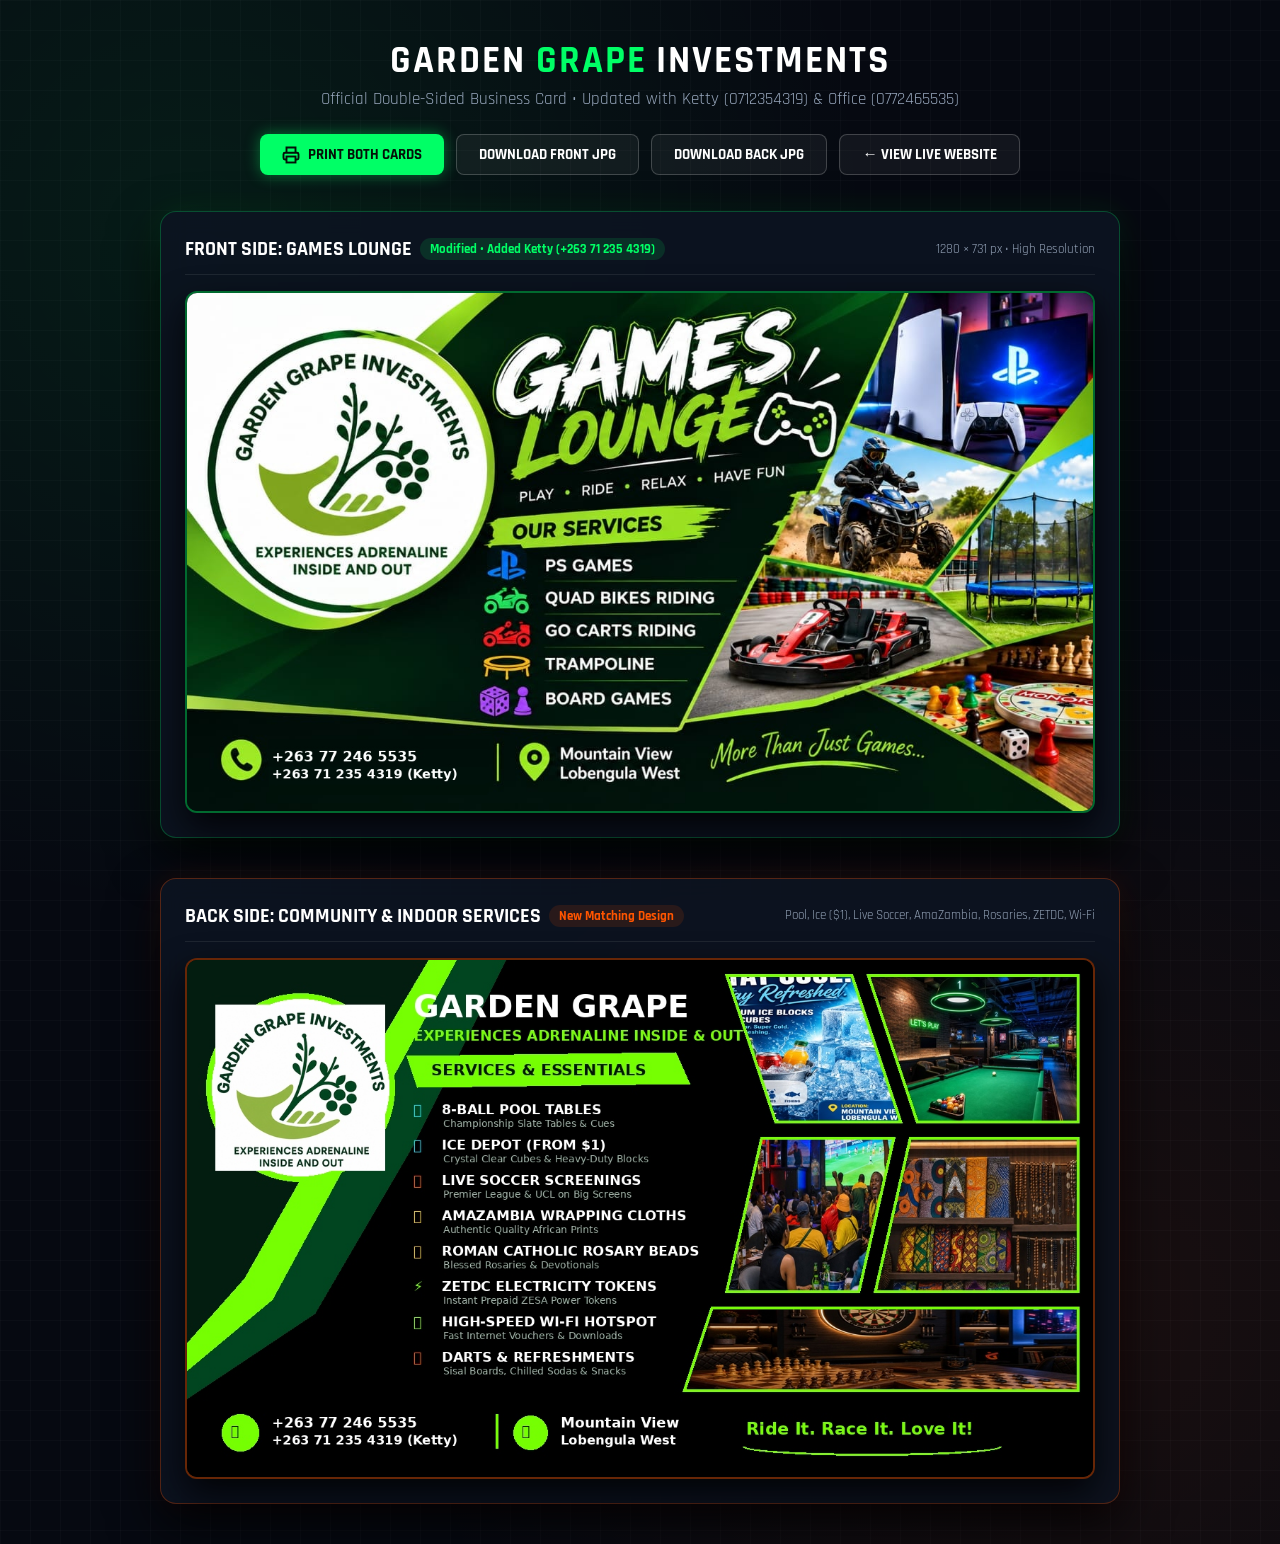
<file: business-card.html>
<!DOCTYPE html>
<html lang="en">
<head>
  <meta charset="UTF-8" />
  <meta name="viewport" content="width=device-width, initial-scale=1.0" />
  <title>Garden Grape Investments - Official Business Card (Front &amp; Back)</title>
  <style>
    @import url('https://fonts.googleapis.com/css2?family=Orbitron:wght@700;900&family=Rajdhani:wght@600;700&display=swap');

    :root {
      --bg: #060911;
      --card-bg: #090e1a;
      --neon-green: #00ff66;
      --neon-orange: #ff5500;
      --neon-cyan: #00e5ff;
    }

    * {
      box-sizing: border-box;
      margin: 0;
      padding: 0;
    }

    body {
      background: var(--bg);
      background-image: 
        radial-gradient(circle at 15% 15%, rgba(0, 255, 102, 0.08) 0%, transparent 40%),
        radial-gradient(circle at 85% 85%, rgba(255, 85, 0, 0.08) 0%, transparent 40%),
        linear-gradient(rgba(255, 255, 255, 0.02) 1px, transparent 1px),
        linear-gradient(90deg, rgba(255, 255, 255, 0.02) 1px, transparent 1px);
      background-size: 100% 100%, 100% 100%, 30px 30px, 30px 30px;
      color: #fff;
      font-family: 'Rajdhani', -apple-system, sans-serif;
      min-height: 100vh;
      display: flex;
      flex-direction: column;
      align-items: center;
      padding: 40px 20px;
    }

    .header-bar {
      text-align: center;
      margin-bottom: 24px;
    }

    .header-bar h1 {
      font-size: 2.4rem;
      font-weight: 900;
      text-transform: uppercase;
      letter-spacing: 0.05em;
      line-height: 1.1;
    }

    .header-bar h1 span {
      color: var(--neon-green);
    }

    .header-bar p {
      color: #94a3b8;
      font-size: 1.05rem;
      margin-top: 6px;
    }

    .action-controls {
      display: flex;
      gap: 12px;
      margin-bottom: 36px;
      flex-wrap: wrap;
      justify-content: center;
    }

    .btn {
      display: inline-flex;
      align-items: center;
      gap: 8px;
      padding: 10px 22px;
      border-radius: 8px;
      font-family: inherit;
      font-size: 0.95rem;
      font-weight: 700;
      text-transform: uppercase;
      cursor: pointer;
      text-decoration: none;
      transition: all 0.2s ease;
      border: none;
    }

    .btn-green {
      background: var(--neon-green);
      color: #041008;
      box-shadow: 0 0 15px rgba(0, 255, 102, 0.4);
    }

    .btn-green:hover {
      transform: translateY(-2px);
      box-shadow: 0 0 25px rgba(0, 255, 102, 0.7);
    }

    .btn-outline {
      background: rgba(255, 255, 255, 0.05);
      border: 1px solid rgba(255, 255, 255, 0.2);
      color: #fff;
    }

    .btn-outline:hover {
      border-color: var(--neon-cyan);
      color: var(--neon-cyan);
    }

    .cards-container {
      display: flex;
      flex-direction: column;
      gap: 40px;
      max-width: 960px;
      width: 100%;
    }

    .card-preview-block {
      background: rgba(13, 20, 34, 0.88);
      backdrop-filter: blur(12px);
      border: 1px solid rgba(0, 255, 102, 0.25);
      border-radius: 16px;
      padding: 24px;
      box-shadow: 0 20px 50px rgba(0, 0, 0, 0.8), 0 0 30px rgba(0, 255, 102, 0.1);
    }

    .card-preview-block.back-block {
      border-color: rgba(255, 85, 0, 0.3);
      box-shadow: 0 20px 50px rgba(0, 0, 0, 0.8), 0 0 30px rgba(255, 85, 0, 0.1);
    }

    .card-label {
      display: flex;
      justify-content: space-between;
      align-items: center;
      margin-bottom: 16px;
      padding-bottom: 12px;
      border-bottom: 1px solid rgba(255, 255, 255, 0.08);
    }

    .card-label h3 {
      font-size: 1.25rem;
      font-weight: 800;
      color: #fff;
      display: flex;
      align-items: center;
      gap: 8px;
    }

    .badge-sub {
      font-size: 0.8rem;
      padding: 3px 10px;
      border-radius: 999px;
      background: rgba(0, 255, 102, 0.12);
      color: var(--neon-green);
      font-weight: 700;
    }

    .badge-sub.orange {
      background: rgba(255, 85, 0, 0.12);
      color: var(--neon-orange);
    }

    .card-img-wrap {
      width: 100%;
      border-radius: 12px;
      overflow: hidden;
      border: 2px solid rgba(0, 255, 102, 0.4);
      box-shadow: 0 15px 35px rgba(0, 0, 0, 0.8);
      background: #02070a;
    }

    .card-img-wrap img {
      width: 100%;
      height: auto;
      display: block;
    }

    /* Print Styles */
    @media print {
      body {
        background: #fff;
        padding: 0;
      }
      .header-bar, .action-controls, .card-label {
        display: none !important;
      }
      .cards-container {
        gap: 0;
        max-width: 100%;
      }
      .card-preview-block {
        background: transparent;
        border: none;
        box-shadow: none;
        padding: 0;
        margin-bottom: 20px;
        page-break-after: always;
      }
      .card-img-wrap {
        border: none;
        box-shadow: none;
      }
    }
  </style>
</head>
<body>

  <div class="header-bar">
    <h1>GARDEN <span>GRAPE</span> INVESTMENTS</h1>
    <p>Official Double-Sided Business Card &bull; Updated with Ketty (0712354319) &amp; Office (0772465535)</p>
  </div>

  <div class="action-controls">
    <button class="btn btn-green" onclick="window.print()">
      <svg width="18" height="18" viewBox="0 0 24 24" fill="none" stroke="currentColor" stroke-width="2.5"><polyline points="6 9 6 2 18 2 18 9"></polyline><path d="M6 18H4a2 2 0 0 1-2-2v-5a2 2 0 0 1 2-2h16a2 2 0 0 1 2 2v5a2 2 0 0 1-2 2h-2"></path><rect x="6" y="14" width="12" height="8"></rect></svg>
      <span>Print Both Cards</span>
    </button>
    <a href="images/business-card-front-official.jpg" download="Garden-Grape-Card-Front.jpg" class="btn btn-outline">
      <span>Download Front JPG</span>
    </a>
    <a href="images/business-card-back-official.jpg" download="Garden-Grape-Card-Back.jpg" class="btn btn-outline">
      <span>Download Back JPG</span>
    </a>
    <a href="index.html" class="btn btn-outline">
      <span>&larr; View Live Website</span>
    </a>
  </div>

  <div class="cards-container">
    <!-- FRONT SIDE -->
    <div class="card-preview-block">
      <div class="card-label">
        <h3>
          <span>FRONT SIDE: GAMES LOUNGE</span>
          <span class="badge-sub">Modified &bull; Added Ketty (+263 71 235 4319)</span>
        </h3>
        <span style="font-size: 0.82rem; color: #94a3b8;">1280 &times; 731 px &bull; High Resolution</span>
      </div>
      <div class="card-img-wrap">
        <img src="images/business-card-front-official.jpg" alt="Garden Grape Business Card Front" />
      </div>
    </div>

    <!-- BACK SIDE -->
    <div class="card-preview-block back-block">
      <div class="card-label">
        <h3>
          <span>BACK SIDE: COMMUNITY &amp; INDOOR SERVICES</span>
          <span class="badge-sub orange">New Matching Design</span>
        </h3>
        <span style="font-size: 0.82rem; color: #94a3b8;">Pool, Ice ($1), Live Soccer, AmaZambia, Rosaries, ZETDC, Wi-Fi</span>
      </div>
      <div class="card-img-wrap" style="border-color: rgba(255, 85, 0, 0.4);">
        <img src="images/business-card-back-official.jpg" alt="Garden Grape Business Card Back" />
      </div>
    </div>
  </div>

</body>
</html>
</file>
<file: styles.css>
/* =====================================================================
   GARDEN GRAPE INVESTMENTS — clean, light, iOS-inspired stylesheet
   ===================================================================== */

:root {
  --green-dark: #1F6B3A;
  --green: #2FA157;
  --green-light: #E9F7EE;
  --orange: #FF7A1F;
  --orange-light: #FFF1E4;
  --blue: #0A84FF;
  --blue-light: #E8F2FF;

  --bg: #F5F5F7;
  --surface: #FFFFFF;
  --surface-2: #FAFAFB;

  --text: #1D1D1F;
  --text-secondary: #6E6E73;
  --text-tertiary: #A1A1A6;

  --border: #E5E5EA;
  --border-strong: #D2D2D7;

  --shadow-sm: 0 1px 3px rgba(0, 0, 0, 0.05);
  --shadow-md: 0 10px 28px rgba(0, 0, 0, 0.08);
  --shadow-lg: 0 24px 48px rgba(0, 0, 0, 0.14);

  --radius-sm: 10px;
  --radius-md: 16px;
  --radius-lg: 22px;
  --radius-xl: 28px;
  --radius-full: 999px;

  --font: -apple-system, BlinkMacSystemFont, "SF Pro Display", "SF Pro Text", "Segoe UI", Roboto, Helvetica, Arial, sans-serif;
  --transition: all 0.25s cubic-bezier(0.16, 1, 0.3, 1);
}

/* Reset */
*, *::before, *::after { box-sizing: border-box; margin: 0; padding: 0; }

html { scroll-behavior: smooth; font-family: var(--font); background: var(--bg); color: var(--text); line-height: 1.5; -webkit-font-smoothing: antialiased; }

body { background: var(--bg); min-height: 100vh; overflow-x: hidden; }

a { color: inherit; text-decoration: none; }
button { font-family: inherit; cursor: pointer; border: none; outline: none; background: none; }
img { max-width: 100%; display: block; }
ul { list-style: none; }

.container { max-width: 1240px; margin: 0 auto; padding: 0 24px; }

/* ------------------------- Buttons ------------------------- */
.btn {
  display: inline-flex;
  align-items: center;
  justify-content: center;
  gap: 8px;
  padding: 12px 22px;
  border-radius: var(--radius-full);
  font-weight: 600;
  font-size: 0.95rem;
  transition: var(--transition);
  white-space: nowrap;
}

.btn-primary { background: var(--green); color: #fff; box-shadow: 0 6px 16px rgba(47, 161, 87, 0.28); }
.btn-primary:hover { background: var(--green-dark); transform: translateY(-1px); }

.btn-orange { background: var(--orange); color: #fff; box-shadow: 0 6px 16px rgba(255, 122, 31, 0.28); }
.btn-orange:hover { filter: brightness(0.94); transform: translateY(-1px); }

.btn-outline { background: var(--surface); color: var(--text); border: 1px solid var(--border-strong); }
.btn-outline:hover { background: var(--surface-2); }

.btn-sm { padding: 8px 16px; font-size: 0.85rem; }
.btn-lg { padding: 15px 28px; font-size: 1.02rem; }
.btn-block { width: 100%; }

/* ------------------------- Badges ------------------------- */
.badge {
  display: inline-flex;
  align-items: center;
  gap: 6px;
  padding: 6px 14px;
  border-radius: var(--radius-full);
  font-size: 0.75rem;
  font-weight: 700;
  letter-spacing: 0.02em;
}
.badge-green { background: var(--green-light); color: var(--green-dark); }
.badge-orange { background: var(--orange-light); color: #B8560E; }
.badge-blue { background: var(--blue-light); color: #0A5FBF; }

/* ------------------------- Header ------------------------- */
.header-nav {
  position: sticky;
  top: 0;
  z-index: 100;
  background: rgba(255, 255, 255, 0.82);
  backdrop-filter: saturate(180%) blur(20px);
  -webkit-backdrop-filter: saturate(180%) blur(20px);
  border-bottom: 1px solid var(--border);
}

.nav-container {
  display: flex;
  align-items: center;
  justify-content: space-between;
  height: 68px;
  gap: 20px;
}

.brand-logo-wrap { display: flex; align-items: center; gap: 10px; flex-shrink: 0; }
.brand-logo-img { width: 38px; height: 38px; object-fit: contain; }
.brand-title { font-size: 1.05rem; font-weight: 800; color: var(--text); letter-spacing: -0.01em; }
.brand-title span { color: var(--green); }
.brand-tagline { display: none; }

.nav-menu { display: flex; align-items: center; gap: 28px; }
.nav-link { font-size: 0.92rem; font-weight: 500; color: var(--text-secondary); transition: var(--transition); }
.nav-link:hover { color: var(--text); }

.nav-actions { display: flex; align-items: center; gap: 10px; }

.sound-toggle-btn {
  display: flex;
  align-items: center;
  gap: 5px;
  padding: 8px 12px;
  border-radius: var(--radius-full);
  background: var(--surface-2);
  border: 1px solid var(--border);
  color: var(--text-secondary);
  font-size: 0.72rem;
  font-weight: 700;
}
.sound-toggle-btn.active { color: var(--green-dark); border-color: var(--green); background: var(--green-light); }

.nav-whatsapp-btn {
  display: flex;
  align-items: center;
  gap: 7px;
  padding: 9px 16px;
  border-radius: var(--radius-full);
  background: var(--green);
  color: #fff;
  font-size: 0.85rem;
  font-weight: 700;
  box-shadow: 0 6px 16px rgba(47, 161, 87, 0.28);
}
.nav-whatsapp-btn:hover { background: var(--green-dark); }

.mobile-toggle { display: none; flex-direction: column; gap: 4px; padding: 6px; }
.mobile-toggle span { width: 22px; height: 2px; background: var(--text); border-radius: 2px; transition: var(--transition); }

/* ------------------------- Section header pattern ------------------------- */
.section-header { max-width: 640px; margin: 0 auto 44px; text-align: center; }
.section-tag { margin-bottom: 14px; }
.section-title { font-size: clamp(1.6rem, 3.6vw, 2.3rem); font-weight: 800; letter-spacing: -0.02em; margin-bottom: 12px; }
.section-subtitle { color: var(--text-secondary); font-size: 1.02rem; line-height: 1.6; }

section { padding: 72px 0; }

/* ------------------------- Hero ------------------------- */
.hero-section { padding: 48px 0 64px; }

.hero-grid { display: grid; grid-template-columns: 1.05fr 0.95fr; gap: 56px; align-items: center; }

.hero-badge-row { display: flex; flex-wrap: wrap; gap: 8px; margin-bottom: 20px; }

.hero-headline { font-size: clamp(2.1rem, 4.6vw, 3.4rem); font-weight: 800; letter-spacing: -0.03em; line-height: 1.08; margin-bottom: 18px; }
.hero-headline .accent-green { color: var(--green); }
.hero-headline .accent-orange { color: var(--orange); }

.hero-subheadline { font-size: 1.08rem; color: var(--text-secondary); line-height: 1.65; margin-bottom: 28px; max-width: 520px; }
.hero-subheadline strong { color: var(--text); }

.hero-cta-group { display: flex; flex-wrap: wrap; gap: 12px; margin-bottom: 36px; }

.hero-stats-strip { display: grid; grid-template-columns: repeat(4, minmax(0, 1fr)); gap: 14px; max-width: 520px; }
.stat-item { padding: 14px 10px; background: var(--surface); border: 1px solid var(--border); border-radius: var(--radius-md); text-align: center; }
.stat-number { font-size: 1.15rem; font-weight: 800; margin-bottom: 2px; }
.stat-number.green { color: var(--green); }
.stat-number.orange { color: var(--orange); }
.stat-number.blue { color: var(--blue); }
.stat-label { font-size: 0.68rem; color: var(--text-tertiary); font-weight: 600; letter-spacing: 0.01em; }

.hero-showcase-box { position: relative; border-radius: var(--radius-xl); overflow: hidden; box-shadow: var(--shadow-lg); aspect-ratio: 4 / 5; background: var(--surface); }
.hero-carousel-slider { position: relative; width: 100%; height: 100%; }

.hero-slide { position: absolute; inset: 0; opacity: 0; transition: opacity 0.6s ease; }
.hero-slide.active { opacity: 1; }
.hero-slide img { width: 100%; height: 100%; object-fit: cover; }

.hero-slide-overlay {
  position: absolute;
  left: 0; right: 0; bottom: 0;
  padding: 26px 24px 22px;
  background: linear-gradient(0deg, rgba(0, 0, 0, 0.72) 0%, rgba(0, 0, 0, 0.35) 55%, transparent 100%);
  color: #fff;
}
.slide-caption-title { font-size: 1.2rem; font-weight: 800; margin-bottom: 4px; }
.slide-caption-desc { font-size: 0.85rem; color: rgba(255, 255, 255, 0.85); line-height: 1.45; }

.hero-slider-nav { position: absolute; top: 18px; right: 18px; display: flex; gap: 6px; z-index: 2; }
.slider-dot { width: 7px; height: 7px; border-radius: 50%; background: rgba(255, 255, 255, 0.5); cursor: pointer; transition: var(--transition); }
.slider-dot.active { background: #fff; width: 20px; border-radius: var(--radius-full); }

/* ------------------------- Filter tabs ------------------------- */
.filter-tabs-wrap { display: flex; flex-wrap: wrap; justify-content: center; gap: 8px; margin-bottom: 40px; }
.filter-tab {
  padding: 10px 18px;
  border-radius: var(--radius-full);
  background: var(--surface);
  border: 1px solid var(--border);
  color: var(--text-secondary);
  font-size: 0.86rem;
  font-weight: 600;
  transition: var(--transition);
}
.filter-tab:hover { border-color: var(--green); color: var(--text); }
.filter-tab.active { background: var(--text); color: #fff; border-color: var(--text); }

/* ------------------------- Attraction cards ------------------------- */
.attractions-grid { display: grid; grid-template-columns: repeat(3, minmax(0, 1fr)); gap: 22px; }

.attraction-card {
  display: flex;
  flex-direction: column;
  background: var(--surface);
  border: 1px solid var(--border);
  border-radius: var(--radius-lg);
  overflow: hidden;
  transition: var(--transition);
}
.attraction-card:hover { transform: translateY(-4px); box-shadow: var(--shadow-md); border-color: var(--border-strong); }

.card-media { position: relative; aspect-ratio: 16 / 11; overflow: hidden; background: var(--surface-2); }
.card-media img { width: 100%; height: 100%; object-fit: cover; transition: transform 0.4s ease; }
.attraction-card:hover .card-media img { transform: scale(1.05); }

.card-badge-top { position: absolute; top: 12px; left: 12px; }
.card-price-badge {
  position: absolute; top: 12px; right: 12px;
  background: rgba(255, 255, 255, 0.92);
  backdrop-filter: blur(6px);
  color: var(--text);
  font-size: 0.72rem;
  font-weight: 800;
  padding: 5px 11px;
  border-radius: var(--radius-full);
}

/* Icon-tile media (used where no authentic photo exists) */
.card-media.icon-tile {
  display: flex;
  align-items: center;
  justify-content: center;
  background: linear-gradient(135deg, var(--green-light), var(--orange-light));
}
.card-media.icon-tile .tile-icon { font-size: 3.6rem; }

.card-body { padding: 20px 20px 22px; display: flex; flex-direction: column; gap: 10px; flex: 1; }
.card-title { display: flex; align-items: center; justify-content: space-between; font-size: 1.08rem; font-weight: 700; letter-spacing: -0.01em; }
.card-desc { color: var(--text-secondary); font-size: 0.88rem; line-height: 1.55; flex: 1; }
.card-footer { display: flex; gap: 10px; margin-top: 6px; }

/* ------------------------- Feature ribbon (compact, single row of highlights) ------------------------- */
.feature-ribbon { padding: 36px 0; }
.ribbon-flex { display: grid; grid-template-columns: repeat(4, minmax(0, 1fr)); gap: 16px; }
.ribbon-item { display: flex; align-items: center; gap: 12px; background: var(--surface); border: 1px solid var(--border); border-radius: var(--radius-md); padding: 16px; }
.ribbon-icon { width: 42px; height: 42px; border-radius: var(--radius-md); display: flex; align-items: center; justify-content: center; font-size: 1.3rem; flex-shrink: 0; }
.ribbon-text h4 { font-size: 0.86rem; font-weight: 700; margin-bottom: 1px; }
.ribbon-text p { font-size: 0.74rem; color: var(--text-secondary); }

/* ------------------------- School & event bookings ------------------------- */
.event-booking-section { background: var(--surface); border-top: 1px solid var(--border); border-bottom: 1px solid var(--border); }
.event-form-card { max-width: 760px; margin: 0 auto; }

/* ------------------------- Ice depot ------------------------- */
.ice-depot-section { background: var(--surface); border-top: 1px solid var(--border); border-bottom: 1px solid var(--border); }
.ice-box-container { display: grid; grid-template-columns: 0.9fr 1.1fr; gap: 48px; align-items: center; }
.ice-poster-wrapper { border-radius: var(--radius-xl); overflow: hidden; box-shadow: var(--shadow-md); }

.ice-price-callout { display: flex; flex-direction: column; margin-bottom: 14px; }
.ice-price-callout span:first-child { font-size: 0.75rem; font-weight: 700; color: var(--text-tertiary); letter-spacing: 0.06em; text-transform: uppercase; }
.price-big { font-size: 3rem; font-weight: 800; color: var(--blue); line-height: 1; }

.ice-heading { font-size: clamp(1.5rem, 3vw, 2rem); font-weight: 800; letter-spacing: -0.02em; margin-bottom: 14px; line-height: 1.2; }
.ice-heading .accent-blue { color: var(--blue); }

.ice-features-grid { display: grid; grid-template-columns: minmax(0, 1fr) minmax(0, 1fr); gap: 14px; margin: 22px 0; }
.ice-card { background: var(--surface-2); border: 1px solid var(--border); border-radius: var(--radius-md); padding: 16px; }
.ice-card h4 { font-size: 0.92rem; font-weight: 700; margin-bottom: 6px; }
.ice-card p { font-size: 0.82rem; color: var(--text-secondary); line-height: 1.5; }

.ice-use-cases { display: flex; flex-wrap: wrap; gap: 8px; }
.use-case-pill { background: var(--blue-light); color: #0A5FBF; font-size: 0.78rem; font-weight: 600; padding: 6px 13px; border-radius: var(--radius-full); }

.ice-contact-card {
  margin-top: 26px;
  display: flex;
  align-items: center;
  justify-content: space-between;
  gap: 16px;
  background: var(--text);
  color: #fff;
  border-radius: var(--radius-lg);
  padding: 18px 22px;
  flex-wrap: wrap;
}
.ice-contact-card .label { font-size: 0.72rem; text-transform: uppercase; color: rgba(255, 255, 255, 0.55); font-weight: 700; letter-spacing: 0.05em; }
.ice-contact-card .value { font-size: 1.1rem; font-weight: 800; }
.ice-contact-card .sub { font-size: 0.78rem; color: rgba(255, 255, 255, 0.6); }

/* ------------------------- Arcade / Racing game ------------------------- */
.arcade-section { background: var(--bg); }
.arcade-wrapper { display: grid; grid-template-columns: 0.85fr 1.15fr; gap: 48px; align-items: center; }

.arcade-info h3 { font-size: clamp(1.4rem, 2.8vw, 1.9rem); font-weight: 800; letter-spacing: -0.02em; margin: 12px 0 14px; }
.arcade-info > p { color: var(--text-secondary); line-height: 1.6; margin-bottom: 18px; }

.arcade-rules { display: flex; flex-direction: column; gap: 9px; margin-bottom: 22px; }
.arcade-rules li { display: flex; align-items: center; gap: 9px; font-size: 0.88rem; color: var(--text-secondary); }
.arcade-rules .key { background: var(--surface); border: 1px solid var(--border-strong); border-radius: 6px; padding: 1px 7px; font-size: 0.78rem; font-weight: 700; color: var(--text); }

.score-strip { display: flex; align-items: center; gap: 26px; }
.score-block .score-label { font-size: 0.72rem; color: var(--text-tertiary); text-transform: uppercase; font-weight: 700; letter-spacing: 0.04em; }
.score-block .score-value { font-size: 1.7rem; font-weight: 800; }
.score-value.green { color: var(--green); }
.score-value.orange { color: var(--orange); }

.game-canvas-container {
  position: relative;
  border-radius: var(--radius-xl);
  overflow: hidden;
  box-shadow: var(--shadow-lg);
  aspect-ratio: 4 / 5;
  max-width: 400px;
  margin: 0 auto;
  background: #0B0E14;
}
.game-canvas-container canvas { width: 100%; height: 100%; display: block; }

.game-overlay {
  position: absolute; inset: 0;
  display: flex; flex-direction: column; align-items: center; justify-content: center;
  text-align: center;
  padding: 24px;
  background: rgba(10, 12, 18, 0.88);
  backdrop-filter: blur(4px);
  color: #fff;
}
.game-overlay.hidden { display: none; }
.game-overlay h4 { font-size: 1.3rem; font-weight: 800; margin: 6px 0 8px; }
.game-overlay p { color: rgba(255, 255, 255, 0.72); font-size: 0.88rem; margin-bottom: 18px; max-width: 260px; }

.touch-controls { display: none; gap: 10px; margin-top: 14px; max-width: 400px; margin-left: auto; margin-right: auto; }
.touch-btn { flex: 1; padding: 13px; border-radius: var(--radius-md); background: var(--surface); border: 1px solid var(--border-strong); font-weight: 700; font-size: 0.82rem; }

/* ------------------------- Pricing (static, no calculator) ------------------------- */
.pricing-section { background: var(--surface); border-top: 1px solid var(--border); border-bottom: 1px solid var(--border); }
.pricing-grid { display: grid; grid-template-columns: repeat(4, minmax(0, 1fr)); gap: 16px; }
.price-card { background: var(--surface-2); border: 1px solid var(--border); border-radius: var(--radius-lg); padding: 22px 18px; text-align: center; transition: var(--transition); }
.price-card:hover { border-color: var(--green); box-shadow: var(--shadow-sm); }
.price-card .price-icon { font-size: 1.8rem; margin-bottom: 10px; }
.price-card .price-name { font-size: 0.92rem; font-weight: 700; margin-bottom: 4px; }
.price-card .price-amount { font-size: 1.25rem; font-weight: 800; color: var(--green-dark); margin-bottom: 14px; }
.price-card .btn { width: 100%; }

.pricing-note { text-align: center; margin-top: 28px; color: var(--text-secondary); font-size: 0.92rem; }

/* ------------------------- Location & contact ------------------------- */
.contact-layout { display: grid; grid-template-columns: minmax(0, 1fr) minmax(0, 1fr); gap: 28px; }

.location-card, .form-card {
  background: var(--surface);
  border: 1px solid var(--border);
  border-radius: var(--radius-xl);
  padding: 30px;
}

.info-block { display: flex; gap: 16px; padding: 16px 0; border-bottom: 1px solid var(--border); min-width: 0; }
.info-block:last-of-type { border-bottom: none; }
.info-text { min-width: 0; flex: 1; }
.info-icon { width: 42px; height: 42px; border-radius: var(--radius-md); background: var(--surface-2); display: flex; align-items: center; justify-content: center; font-size: 1.2rem; flex-shrink: 0; }
.info-text h4 { font-size: 0.72rem; font-weight: 700; color: var(--text-tertiary); letter-spacing: 0.05em; text-transform: uppercase; margin-bottom: 6px; }
.info-text p { font-size: 0.95rem; line-height: 1.6; color: var(--text); }
.info-text .hint { color: var(--text-secondary); font-size: 0.85rem; }

.contacts-dual-grid { display: grid; grid-template-columns: minmax(0, 1fr) minmax(0, 1fr); gap: 10px; margin-top: 4px; }
.contact-person-card { background: var(--surface-2); border: 1px solid var(--border); border-radius: var(--radius-md); padding: 12px; }
.contact-person-name { font-size: 0.78rem; color: var(--text-secondary); font-weight: 600; }
.contact-person-num { font-size: 1.02rem; font-weight: 800; margin: 2px 0 8px; }
.contact-chip-btns { display: flex; gap: 6px; }
.chip-btn { flex: 1; text-align: center; padding: 6px 8px; border-radius: var(--radius-full); background: var(--surface); border: 1px solid var(--border-strong); font-size: 0.76rem; font-weight: 700; transition: var(--transition); }
.chip-btn:hover { background: var(--green); color: #fff; border-color: var(--green); }

.map-visual-box {
  margin-top: 18px;
  position: relative;
  border-radius: var(--radius-lg);
  overflow: hidden;
  height: 180px;
  background: linear-gradient(135deg, var(--green-light), var(--blue-light));
  display: flex;
  align-items: center;
  justify-content: center;
}
.map-pin { display: flex; flex-direction: column; align-items: center; gap: 6px; }
.map-pin-label { background: #fff; border: 1px solid var(--border); padding: 4px 12px; border-radius: var(--radius-full); font-size: 0.74rem; font-weight: 700; color: var(--text); box-shadow: var(--shadow-sm); }
.map-coords { position: absolute; bottom: 10px; right: 14px; font-size: 0.68rem; color: var(--text-tertiary); font-family: ui-monospace, monospace; }

.form-card h3 { font-size: 1.3rem; font-weight: 800; margin-bottom: 6px; }
.form-card > p { color: var(--text-secondary); font-size: 0.9rem; margin-bottom: 20px; }

.form-row { display: grid; grid-template-columns: minmax(0, 1fr) minmax(0, 1fr); gap: 14px; margin-bottom: 14px; }
.form-group { display: flex; flex-direction: column; gap: 6px; margin-bottom: 14px; }
.form-group label { font-size: 0.8rem; font-weight: 600; color: var(--text-secondary); }
.form-input, .form-select, .form-textarea {
  padding: 12px 14px;
  border-radius: var(--radius-md);
  border: 1px solid var(--border-strong);
  background: var(--surface-2);
  font-family: inherit;
  font-size: 0.92rem;
  color: var(--text);
  transition: var(--transition);
}
.form-input:focus, .form-select:focus, .form-textarea:focus { outline: none; border-color: var(--green); background: var(--surface); }
.form-textarea { resize: vertical; min-height: 80px; }

/* ------------------------- Footer ------------------------- */
.site-footer { background: var(--surface-2); border-top: 1px solid var(--border); padding: 56px 0 24px; }
.footer-top { display: grid; grid-template-columns: minmax(0, 1.4fr) minmax(0, 1fr) minmax(0, 1fr) minmax(0, 1fr); gap: 36px; padding-bottom: 36px; }
.footer-brand p { margin-top: 14px; color: var(--text-secondary); font-size: 0.86rem; line-height: 1.6; max-width: 300px; }
.footer-col h4 { font-size: 0.82rem; font-weight: 700; text-transform: uppercase; letter-spacing: 0.04em; color: var(--text-tertiary); margin-bottom: 14px; }
.footer-links { display: flex; flex-direction: column; gap: 10px; }
.footer-links a { color: var(--text-secondary); font-size: 0.9rem; transition: var(--transition); }
.footer-links a:hover { color: var(--green-dark); }
.footer-contact-text { color: var(--text-secondary); font-size: 0.88rem; line-height: 1.7; margin-bottom: 14px; }
.footer-contact-text a { color: var(--text); font-weight: 600; }
.footer-bottom { display: flex; justify-content: space-between; align-items: center; flex-wrap: wrap; gap: 10px; padding-top: 24px; border-top: 1px solid var(--border); font-size: 0.8rem; color: var(--text-tertiary); }
.footer-tagline span { font-weight: 700; margin-right: 10px; }
.footer-tagline .fg { color: var(--green); }
.footer-tagline .fo { color: var(--orange); }
.footer-tagline .fb { color: var(--blue); }

/* ------------------------- Floating WhatsApp FAB ------------------------- */
.fab-whatsapp {
  position: fixed;
  bottom: 24px; right: 24px;
  width: 58px; height: 58px;
  border-radius: 50%;
  background: var(--green);
  display: flex; align-items: center; justify-content: center;
  box-shadow: 0 10px 28px rgba(47, 161, 87, 0.42);
  z-index: 90;
  transition: var(--transition);
}
.fab-whatsapp:hover { transform: scale(1.07); }

/* ------------------------- Modal ------------------------- */
.modal-overlay {
  position: fixed; inset: 0;
  background: rgba(0, 0, 0, 0.4);
  backdrop-filter: blur(4px);
  display: flex; align-items: center; justify-content: center;
  padding: 20px;
  z-index: 200;
  opacity: 0; pointer-events: none;
  transition: var(--transition);
}
.modal-overlay.active { opacity: 1; pointer-events: auto; }
.modal-box {
  background: var(--surface);
  border-radius: var(--radius-xl);
  padding: 32px 28px;
  max-width: 400px;
  width: 100%;
  text-align: center;
  transform: translateY(12px);
  transition: var(--transition);
  box-shadow: var(--shadow-lg);
}
.modal-overlay.active .modal-box { transform: translateY(0); }
.modal-box .modal-icon { font-size: 2.6rem; margin-bottom: 10px; }
.modal-box h3 { font-size: 1.2rem; font-weight: 800; margin-bottom: 10px; }
.modal-box p { color: var(--text-secondary); font-size: 0.92rem; line-height: 1.55; margin-bottom: 22px; }
.modal-actions { display: flex; flex-direction: column; gap: 10px; }

/* ------------------------- Responsive ------------------------- */
@media (max-width: 980px) {
  .hero-grid, .ice-box-container, .arcade-wrapper, .contact-layout { grid-template-columns: 1fr; }
  .attractions-grid { grid-template-columns: repeat(2, minmax(0, 1fr)); }
  .pricing-grid { grid-template-columns: repeat(2, minmax(0, 1fr)); }
  .ribbon-flex { grid-template-columns: repeat(2, minmax(0, 1fr)); }
  .footer-top { grid-template-columns: minmax(0, 1fr) minmax(0, 1fr); }
}

@media (max-width: 720px) {
  .nav-menu { position: fixed; top: 68px; left: 0; right: 0; background: var(--surface); flex-direction: column; align-items: stretch; gap: 0; padding: 8px 20px 20px; border-bottom: 1px solid var(--border); transform: translateY(-120%); opacity: 0; transition: var(--transition); }
  .nav-menu.open { transform: translateY(0); opacity: 1; }
  .nav-menu .nav-link { padding: 12px 0; border-bottom: 1px solid var(--border); }
  .mobile-toggle { display: flex; }
  .nav-whatsapp-btn span { display: none; }
  .nav-whatsapp-btn { padding: 9px; }
  .sound-toggle-btn { display: none; }
  .nav-actions { gap: 8px; }

  .hero-stats-strip { grid-template-columns: repeat(2, minmax(0, 1fr)); }
  .attractions-grid { grid-template-columns: 1fr; }
  .pricing-grid { grid-template-columns: minmax(0, 1fr) minmax(0, 1fr); }
  .form-row { grid-template-columns: 1fr; }
  .footer-top { grid-template-columns: 1fr; }
  section { padding: 52px 0; }
}
</file>
